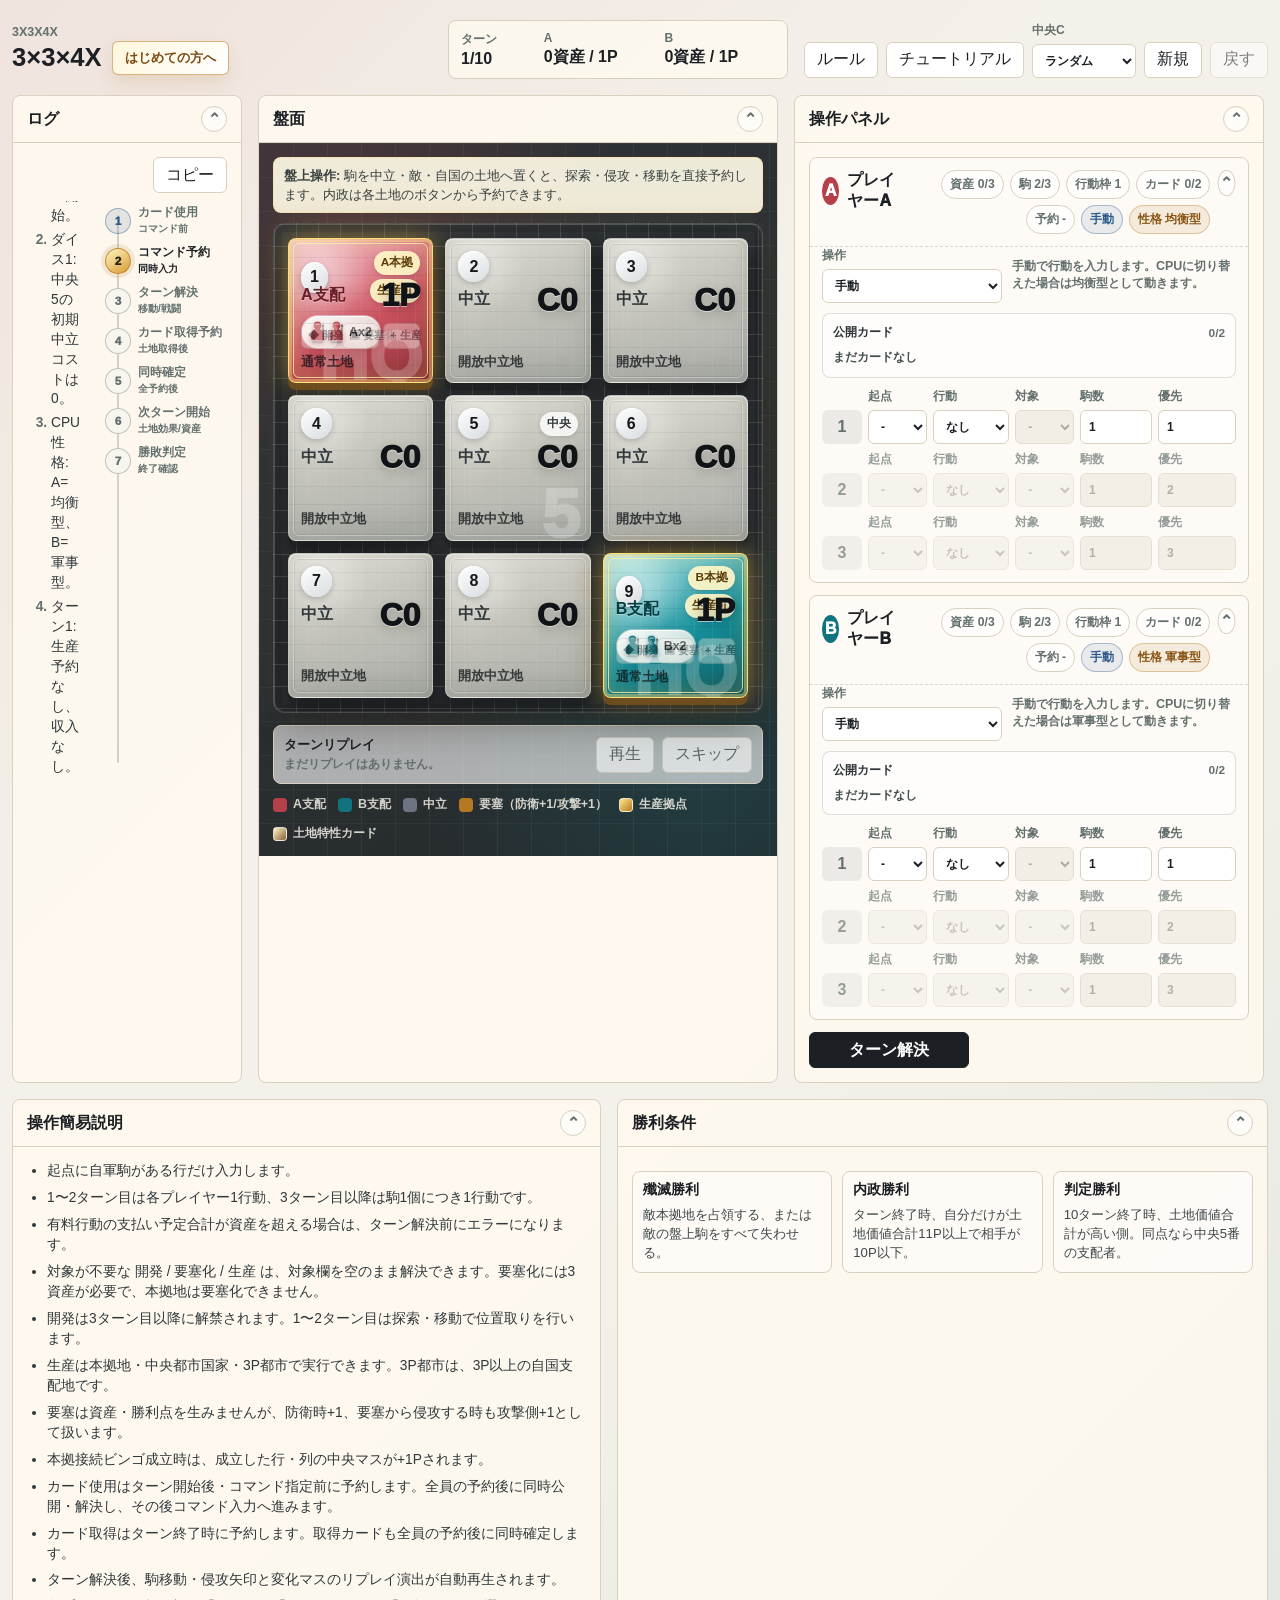
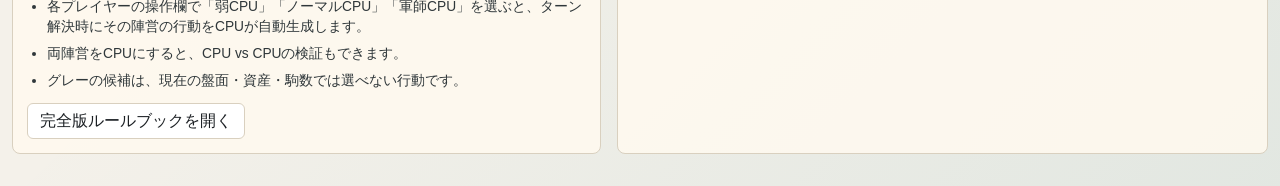
<file: index.html>
<!doctype html>
<html lang="ja">
<head>
  <meta charset="utf-8">
  <meta name="viewport" content="width=device-width, initial-scale=1">
  <title>3x3x4X Core Prototype</title>
  <link rel="stylesheet" href="3x3x4x-core-prototype.css">
</head>
<!-- Google tag (gtag.js) -->
<script async src="https://www.googletagmanager.com/gtag/js?id=G-SP3YJPJKHR"></script>
<script>
  window.dataLayer = window.dataLayer || [];
  function gtag(){dataLayer.push(arguments);}
  gtag('js', new Date());
  gtag('config', 'G-SP3YJPJKHR');
</script>
<body>
  <main class="app-shell">
    <header class="top-bar">
      <div>
        <p class="eyebrow">3x3x4X</p>
        <div class="brand-line">
          <h1>3×3×4X</h1>
          <a class="intro-cta" href="intro.html">はじめての方へ</a>
        </div>
      </div>
      <div class="turn-card" id="turnSummary"></div>
      <div class="top-actions">
        <a class="button-link" href="3x3x4x-rulebook.html" target="_blank" rel="noreferrer">ルール</a>
        <button type="button" id="tutorialButton">チュートリアル</button>
        <label class="field compact">
          <span>中央C</span>
          <select id="centralSeed">
            <option value="random">ランダム</option>
            <option value="0">0</option>
            <option value="1">1</option>
            <option value="2">2</option>
          </select>
        </label>
        <button type="button" id="newGameButton">新規</button>
        <button type="button" id="undoButton">戻す</button>
      </div>
    </header>

    <section class="play-layout">
      <details class="log-panel collapsible-panel" open>
        <summary class="panel-summary">
          <h2>ログ</h2>
        </summary>
        <div class="panel-body log-body">
          <div class="log-tools">
            <button type="button" id="copyLogButton">コピー</button>
          </div>
          <div class="log-track">
            <ol id="logList" class="log-list"></ol>
            <ol id="phaseRail" class="phase-rail" aria-label="ターンステップ"></ol>
          </div>
        </div>
      </details>

      <details class="board-panel collapsible-panel" aria-label="盤面" open>
        <summary class="panel-summary">
          <h2>盤面</h2>
        </summary>
        <div class="panel-body board-body">
          <p class="board-direct-hint"><strong>盤上操作:</strong> 駒を中立・敵・自国の土地へ置くと、探索・侵攻・移動を直接予約します。内政は各土地のボタンから予約できます。</p>
          <div class="board" id="board"></div>
          <div class="replay-strip" aria-label="ターンリプレイ">
            <div class="replay-info">
              <strong>ターンリプレイ</strong>
              <span id="replayStatus">まだリプレイはありません。</span>
            </div>
            <div class="replay-actions">
              <button type="button" id="replayButton" disabled>再生</button>
              <button type="button" id="skipReplayButton" disabled>スキップ</button>
            </div>
          </div>
          <div class="legend">
            <span><i class="legend-chip owner-a"></i>A支配</span>
            <span><i class="legend-chip owner-b"></i>B支配</span>
            <span><i class="legend-chip neutral"></i>中立</span>
            <span><i class="legend-chip fort"></i>要塞（防衛+1/攻撃+1）</span>
            <span><i class="legend-chip production"></i>生産拠点</span>
            <span><i class="legend-chip card"></i>土地特性カード</span>
          </div>
        </div>
      </details>

      <details class="control-panel collapsible-panel" open>
        <summary class="panel-summary">
          <h2>操作パネル</h2>
        </summary>
        <div class="panel-body control-body">
          <div class="players" id="players"></div>
          <div class="resolve-row">
            <button type="button" class="primary" id="resolveButton">ターン解決</button>
            <p id="validationMessage" class="validation"></p>
          </div>
        </div>
      </details>
    </section>

    <section class="reference-panel" aria-label="操作説明と勝利条件">
      <details class="reference-card collapsible-panel" open>
        <summary class="panel-summary">
          <h2>操作簡易説明</h2>
        </summary>
        <div class="panel-body">
          <ul class="quick-list">
            <li>起点に自軍駒がある行だけ入力します。</li>
            <li>1〜2ターン目は各プレイヤー1行動、3ターン目以降は駒1個につき1行動です。</li>
            <li>有料行動の支払い予定合計が資産を超える場合は、ターン解決前にエラーになります。</li>
            <li>対象が不要な 開発 / 要塞化 / 生産 は、対象欄を空のまま解決できます。要塞化には3資産が必要で、本拠地は要塞化できません。</li>
            <li>開発は3ターン目以降に解禁されます。1〜2ターン目は探索・移動で位置取りを行います。</li>
            <li>生産は本拠地・中央都市国家・3P都市で実行できます。3P都市は、3P以上の自国支配地です。</li>
            <li>要塞は資産・勝利点を生みませんが、防衛時+1、要塞から侵攻する時も攻撃側+1として扱います。</li>
            <li>本拠接続ビンゴ成立時は、成立した行・列の中央マスが+1Pされます。</li>
            <li>カード使用はターン開始後・コマンド指定前に予約します。全員の予約後に同時公開・解決し、その後コマンド入力へ進みます。</li>
            <li>カード取得はターン終了時に予約します。取得カードも全員の予約後に同時確定します。</li>
            <li>ターン解決後、駒移動・侵攻矢印と変化マスのリプレイ演出が自動再生されます。</li>
            <li>各プレイヤーの操作欄で「弱CPU」「ノーマルCPU」「軍師CPU」を選ぶと、ターン解決時にその陣営の行動をCPUが自動生成します。</li>
            <li>両陣営をCPUにすると、CPU vs CPUの検証もできます。</li>
            <li>グレーの候補は、現在の盤面・資産・駒数では選べない行動です。</li>
          </ul>
          <p class="manual-link">
            <a class="button-link" href="3x3x4x-rulebook.html" target="_blank" rel="noreferrer">完全版ルールブックを開く</a>
          </p>
        </div>
      </details>

      <details class="reference-card collapsible-panel" open>
        <summary class="panel-summary">
          <h2>勝利条件</h2>
        </summary>
        <div class="panel-body">
          <div class="condition-grid">
            <section>
              <h3>殲滅勝利</h3>
              <p>敵本拠地を占領する、または敵の盤上駒をすべて失わせる。</p>
            </section>
            <section>
              <h3>内政勝利</h3>
              <p>ターン終了時、自分だけが土地価値合計11P以上で相手が10P以下。</p>
            </section>
            <section>
              <h3>判定勝利</h3>
              <p>10ターン終了時、土地価値合計が高い側。同点なら中央5番の支配者。</p>
            </section>
          </div>
        </div>
      </details>
    </section>
  </main>

  <script src="3x3x4x-core-prototype.js"></script>
</body>
</html>
</file>
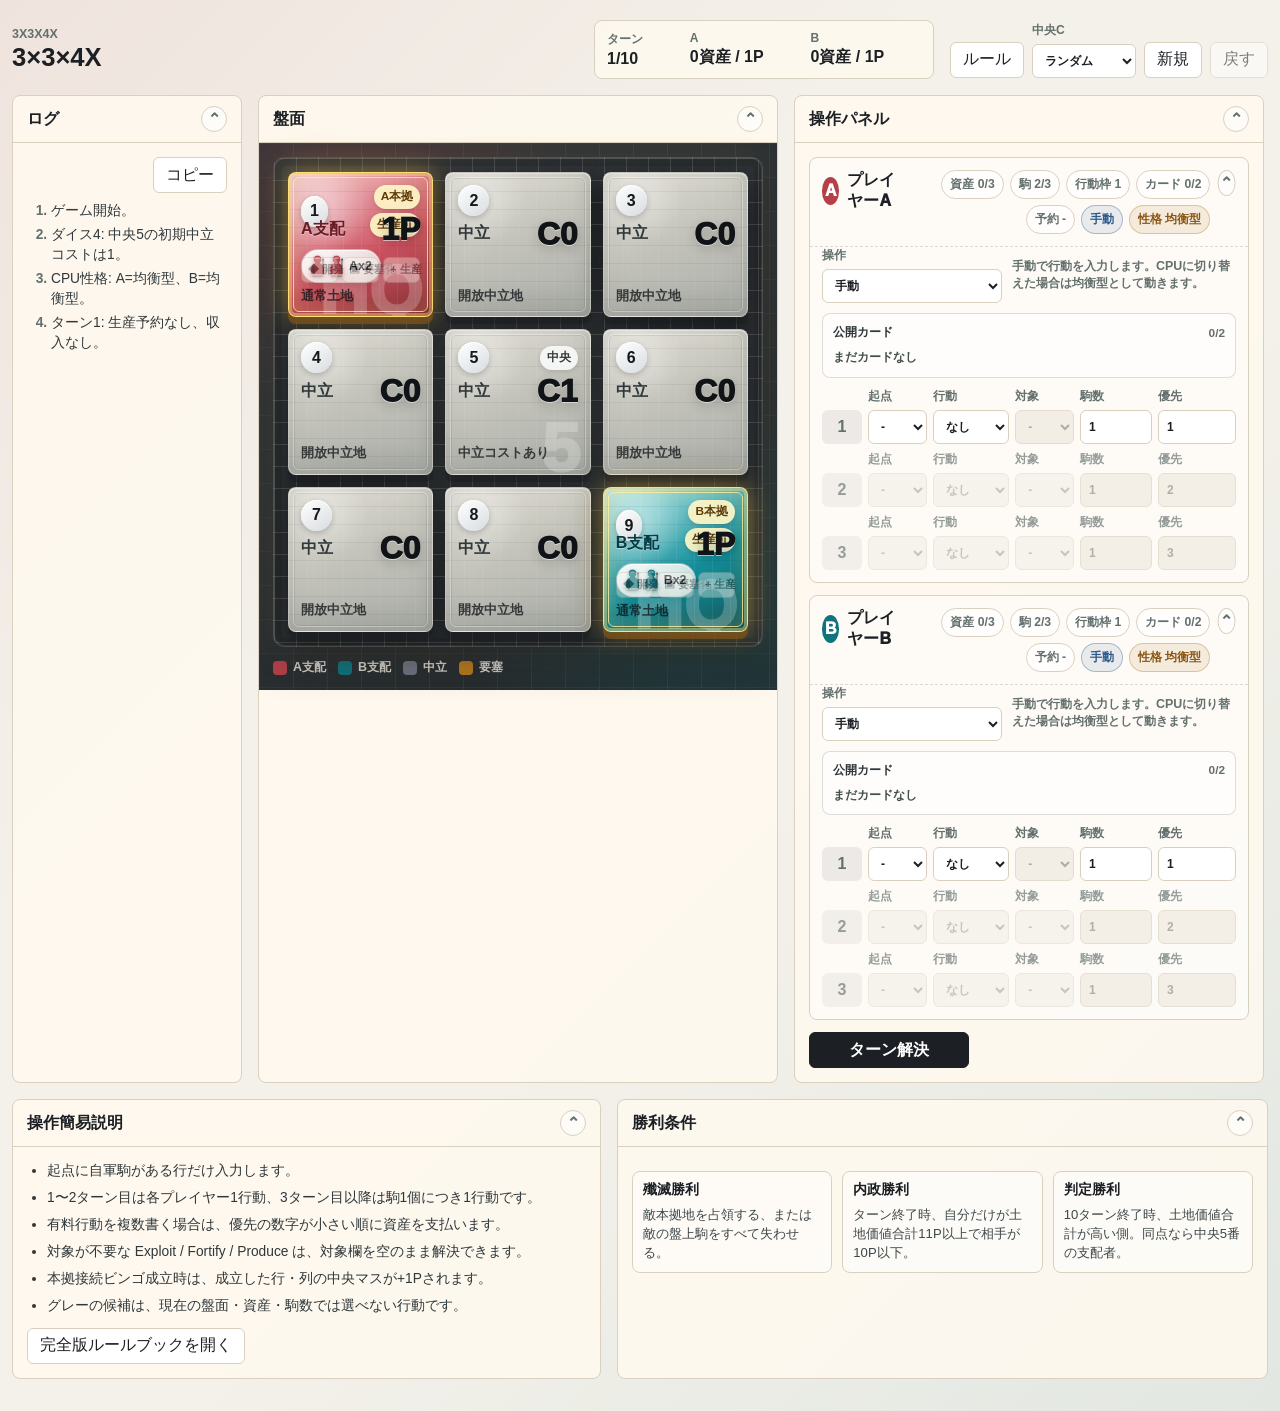
<file: 3x3x4x-core-prototype.html>
<!doctype html>
<html lang="ja">
<head>
  <meta charset="utf-8">
  <meta name="viewport" content="width=device-width, initial-scale=1">
  <title>3x3x4X Core Prototype</title>
  <link rel="stylesheet" href="3x3x4x-core-prototype.css">
</head>
<body>
  <main class="app-shell">
    <header class="top-bar">
      <div>
        <p class="eyebrow">3x3x4X</p>
        <h1>3×3×4X</h1>
      </div>
      <div class="turn-card" id="turnSummary"></div>
      <div class="top-actions">
        <a class="button-link" href="3x3x4x-rulebook.html" target="_blank" rel="noreferrer">ルール</a>
        <label class="field compact">
          <span>中央C</span>
          <select id="centralSeed">
            <option value="random">ランダム</option>
            <option value="0">0</option>
            <option value="1">1</option>
            <option value="2">2</option>
          </select>
        </label>
        <button type="button" id="newGameButton">新規</button>
        <button type="button" id="undoButton">戻す</button>
      </div>
    </header>

    <section class="play-layout">
      <details class="log-panel collapsible-panel" open>
        <summary class="panel-summary">
          <h2>ログ</h2>
        </summary>
        <div class="panel-body log-body">
          <div class="log-tools">
            <button type="button" id="copyLogButton">コピー</button>
          </div>
          <ol id="logList" class="log-list"></ol>
        </div>
      </details>

      <details class="board-panel collapsible-panel" aria-label="盤面" open>
        <summary class="panel-summary">
          <h2>盤面</h2>
        </summary>
        <div class="panel-body board-body">
          <div class="board" id="board"></div>
          <div class="legend">
            <span><i class="legend-chip owner-a"></i>A支配</span>
            <span><i class="legend-chip owner-b"></i>B支配</span>
            <span><i class="legend-chip neutral"></i>中立</span>
            <span><i class="legend-chip fort"></i>要塞</span>
          </div>
        </div>
      </details>

      <details class="control-panel collapsible-panel" open>
        <summary class="panel-summary">
          <h2>操作パネル</h2>
        </summary>
        <div class="panel-body control-body">
          <div class="players" id="players"></div>
          <div class="resolve-row">
            <button type="button" class="primary" id="resolveButton">ターン解決</button>
            <p id="validationMessage" class="validation"></p>
          </div>
        </div>
      </details>
    </section>

    <section class="reference-panel" aria-label="操作説明と勝利条件">
      <details class="reference-card collapsible-panel" open>
        <summary class="panel-summary">
          <h2>操作簡易説明</h2>
        </summary>
        <div class="panel-body">
          <ul class="quick-list">
            <li>起点に自軍駒がある行だけ入力します。</li>
            <li>1〜2ターン目は各プレイヤー1行動、3ターン目以降は駒1個につき1行動です。</li>
            <li>有料行動を複数書く場合は、優先の数字が小さい順に資産を支払います。</li>
            <li>対象が不要な Exploit / Fortify / Produce は、対象欄を空のまま解決できます。</li>
            <li>本拠接続ビンゴ成立時は、成立した行・列の中央マスが+1Pされます。</li>
            <li>グレーの候補は、現在の盤面・資産・駒数では選べない行動です。</li>
          </ul>
          <p class="manual-link">
            <a class="button-link" href="3x3x4x-rulebook.html" target="_blank" rel="noreferrer">完全版ルールブックを開く</a>
          </p>
        </div>
      </details>

      <details class="reference-card collapsible-panel" open>
        <summary class="panel-summary">
          <h2>勝利条件</h2>
        </summary>
        <div class="panel-body">
          <div class="condition-grid">
            <section>
              <h3>殲滅勝利</h3>
              <p>敵本拠地を占領する、または敵の盤上駒をすべて失わせる。</p>
            </section>
            <section>
              <h3>内政勝利</h3>
              <p>ターン終了時、自分だけが土地価値合計11P以上で相手が10P以下。</p>
            </section>
            <section>
              <h3>判定勝利</h3>
              <p>10ターン終了時、土地価値合計が高い側。同点なら中央5番の支配者。</p>
            </section>
          </div>
        </div>
      </details>
    </section>
  </main>

  <script src="3x3x4x-core-prototype.js"></script>
</body>
</html>
</file>
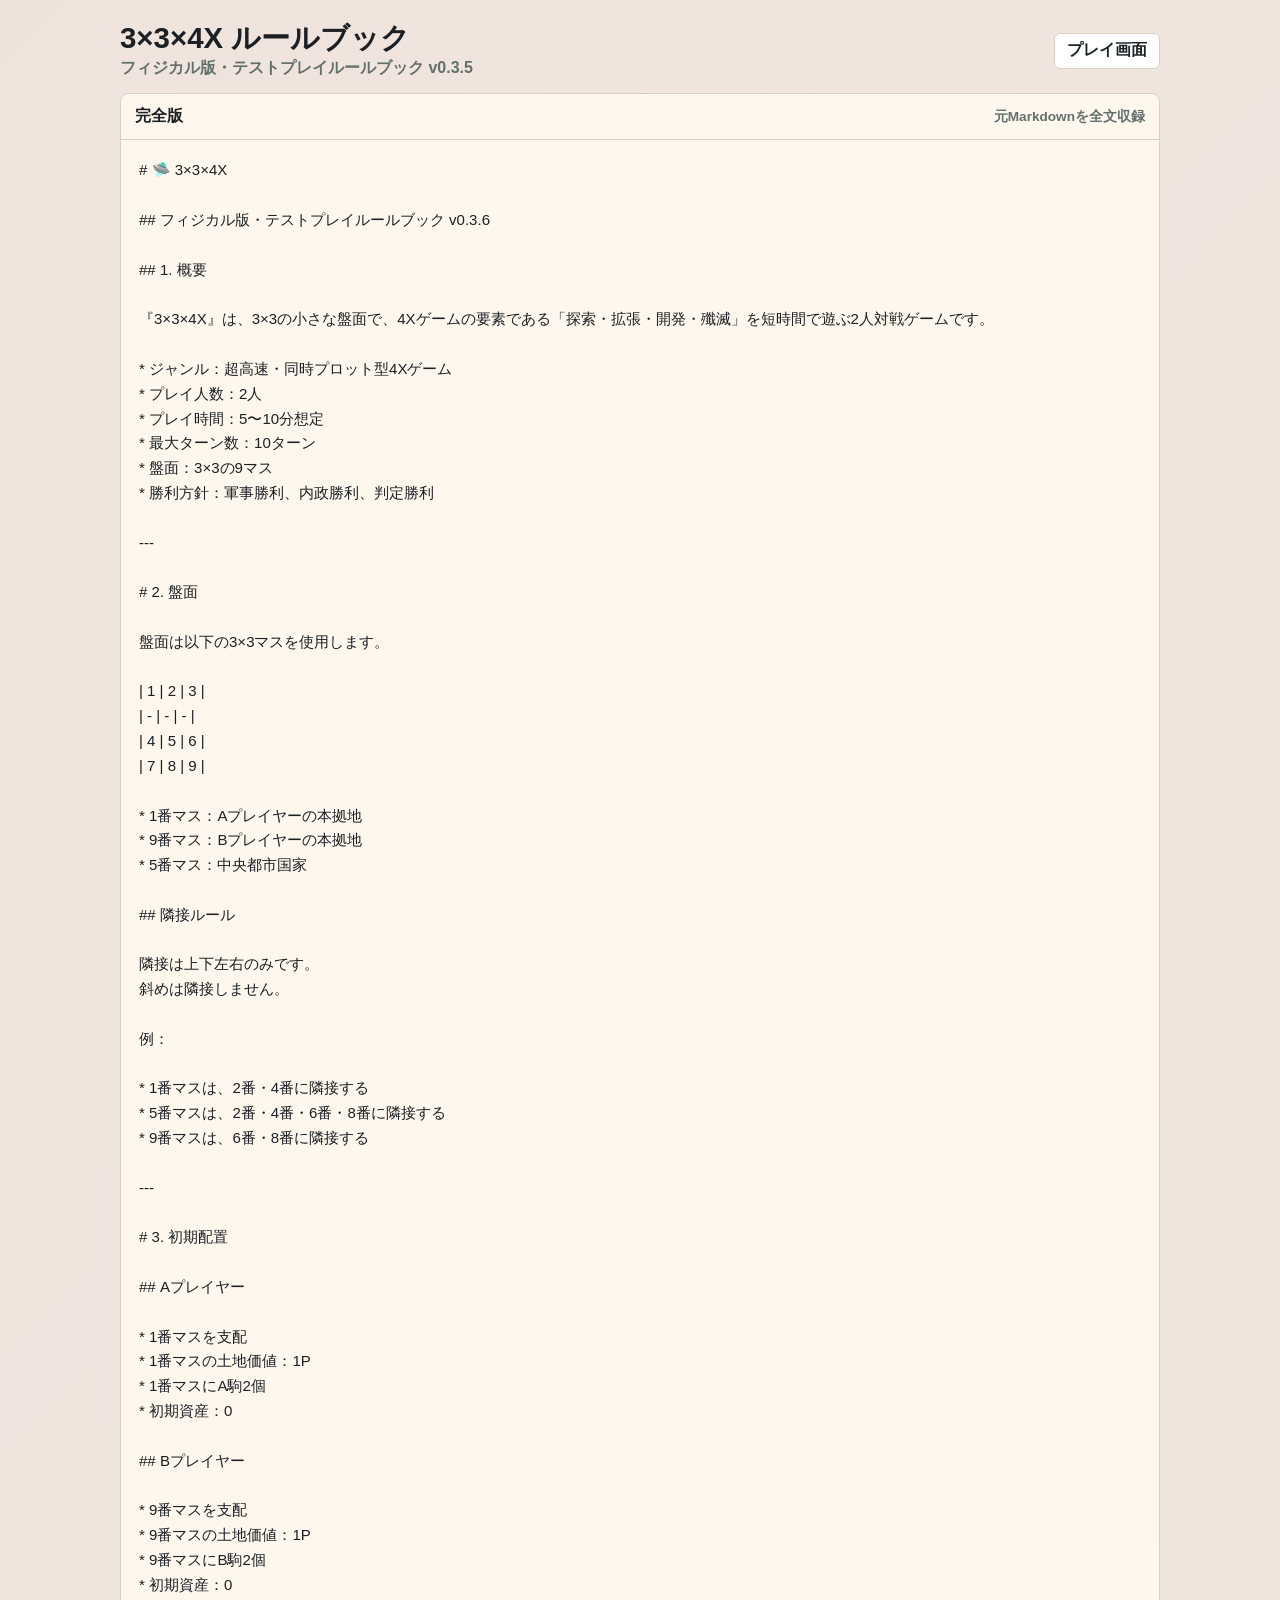
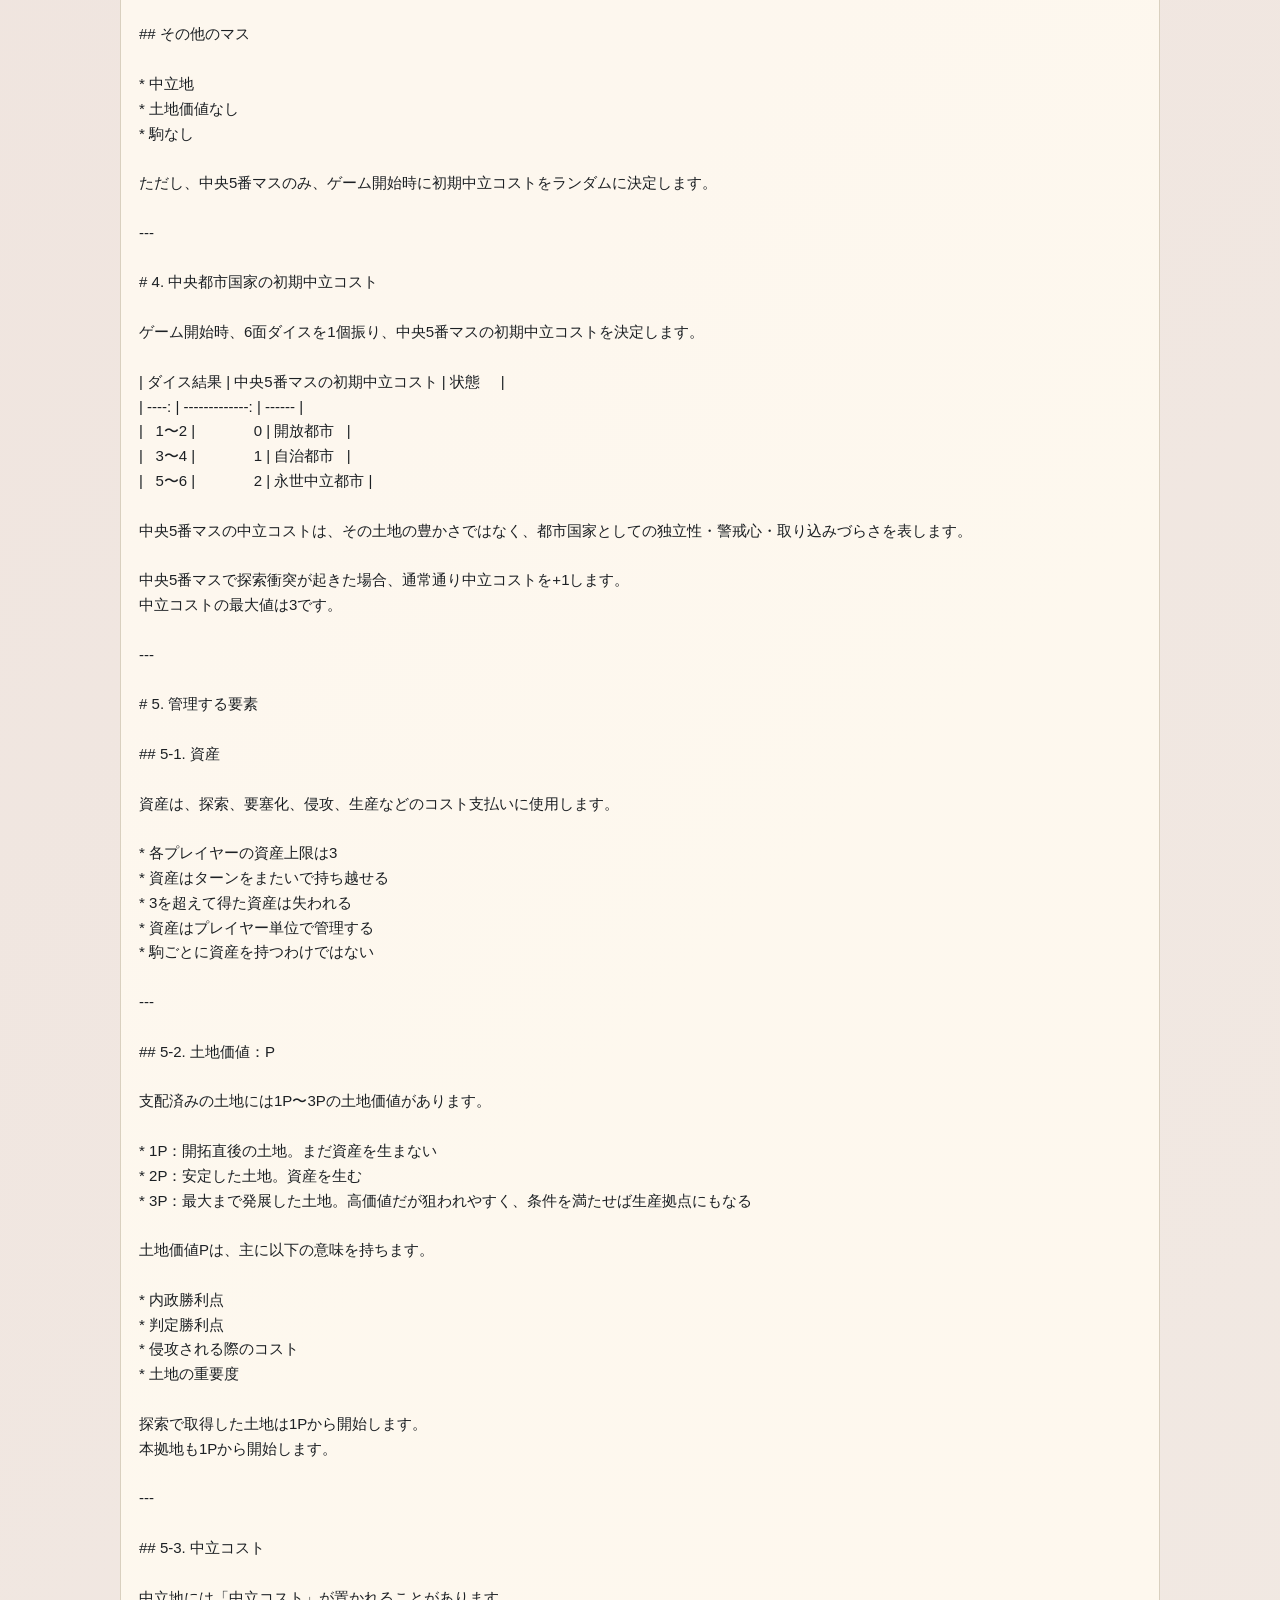
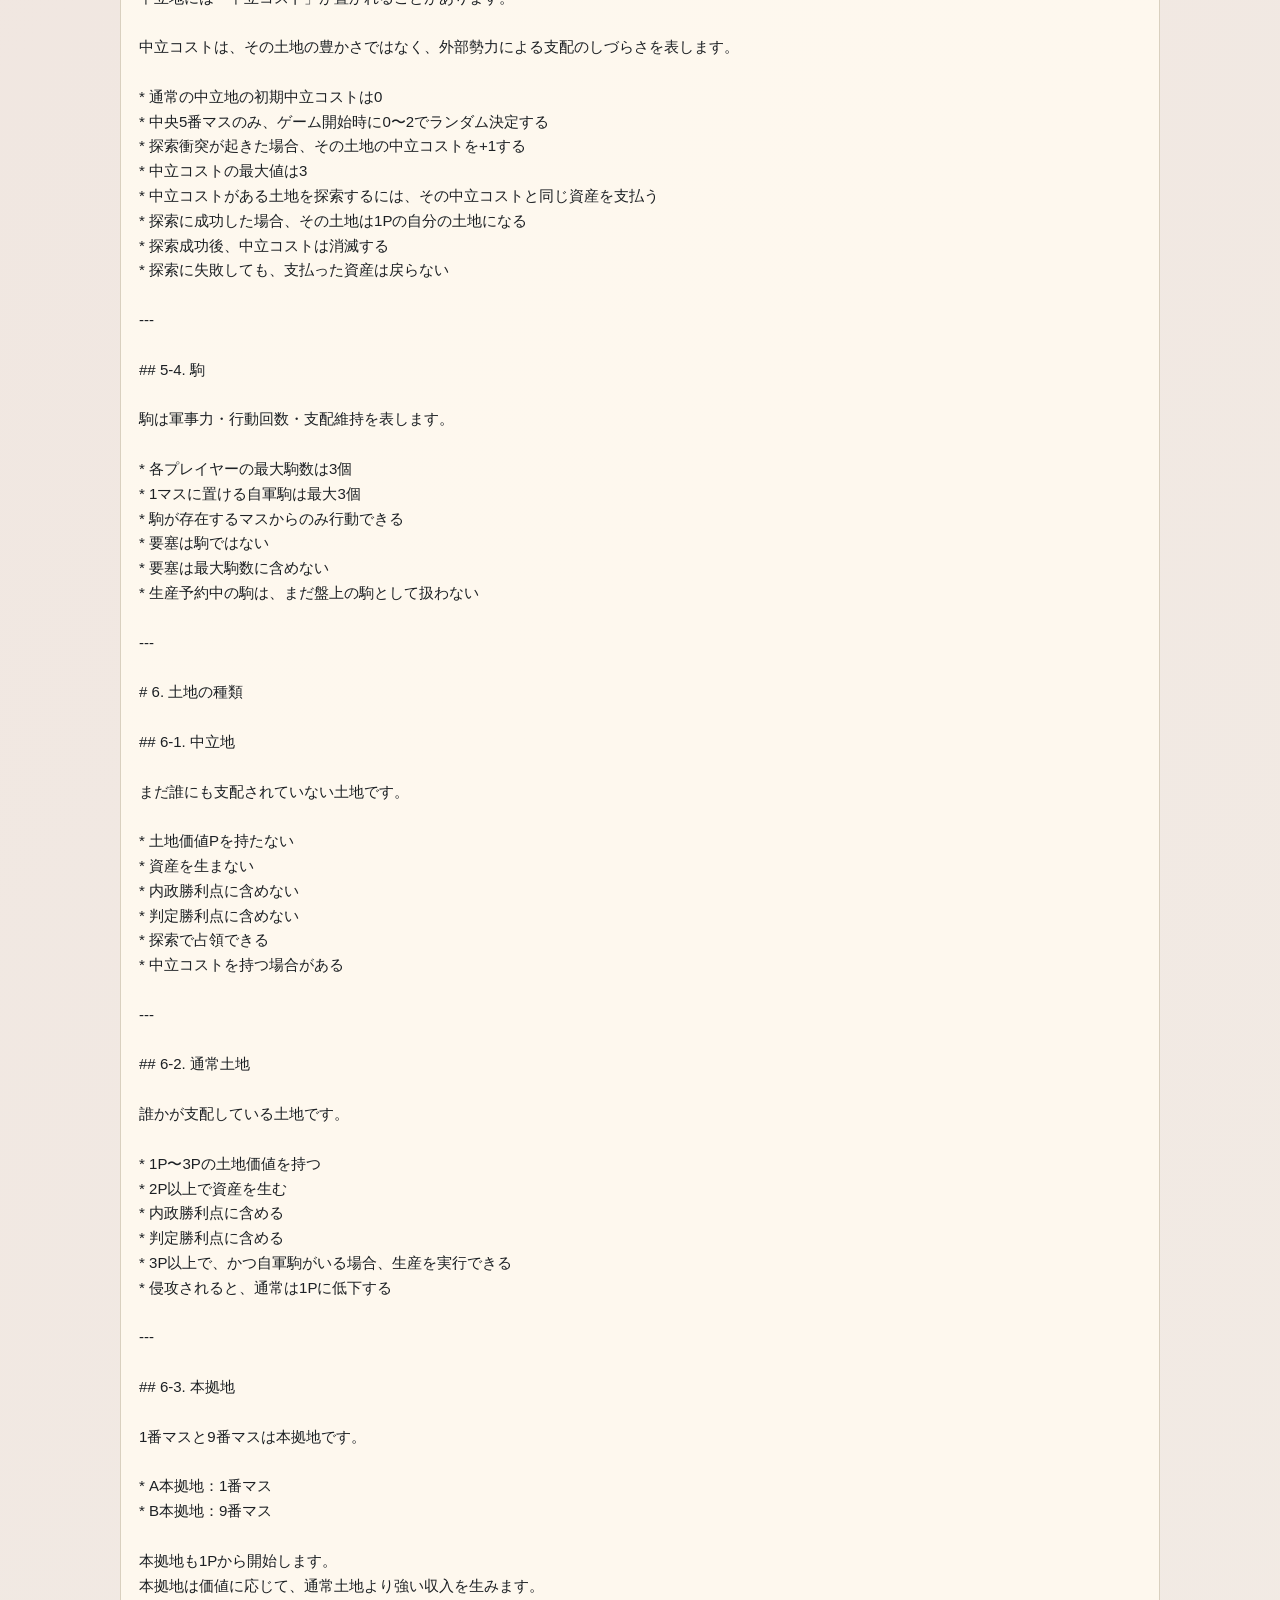
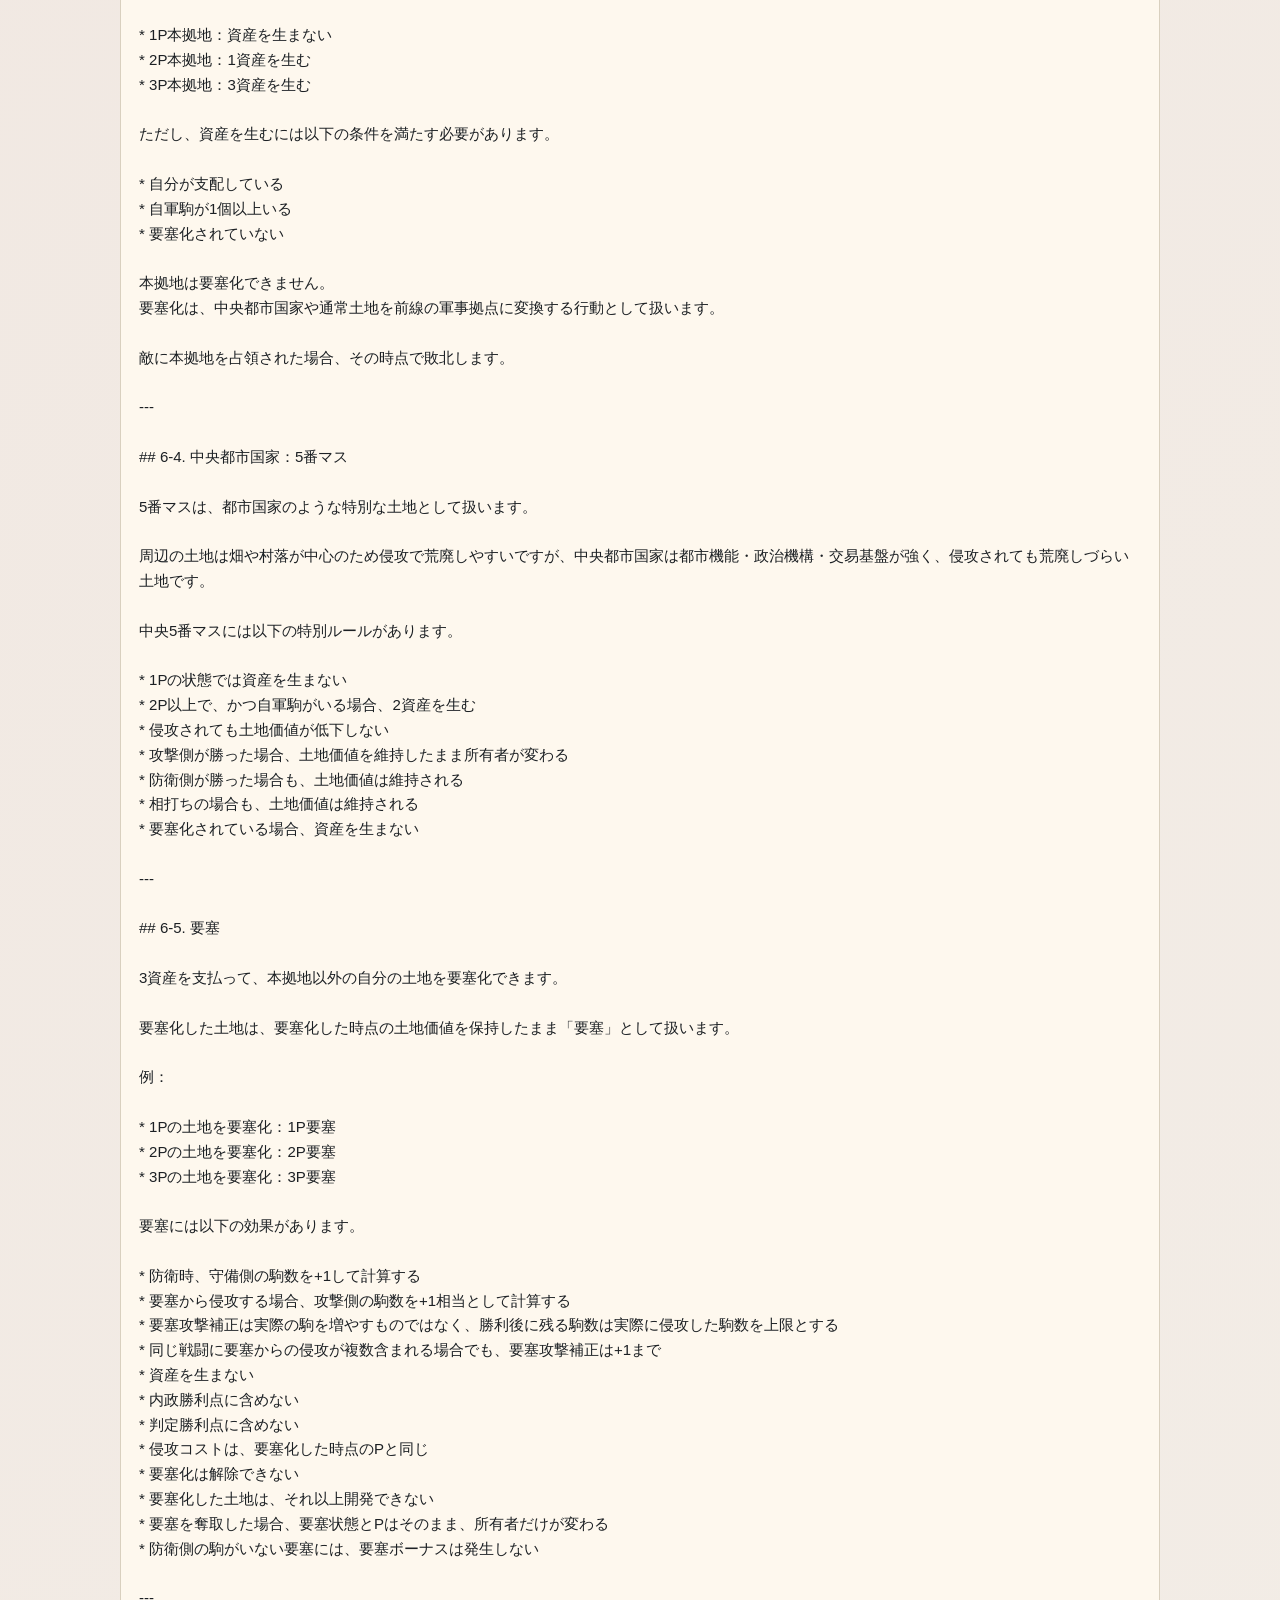
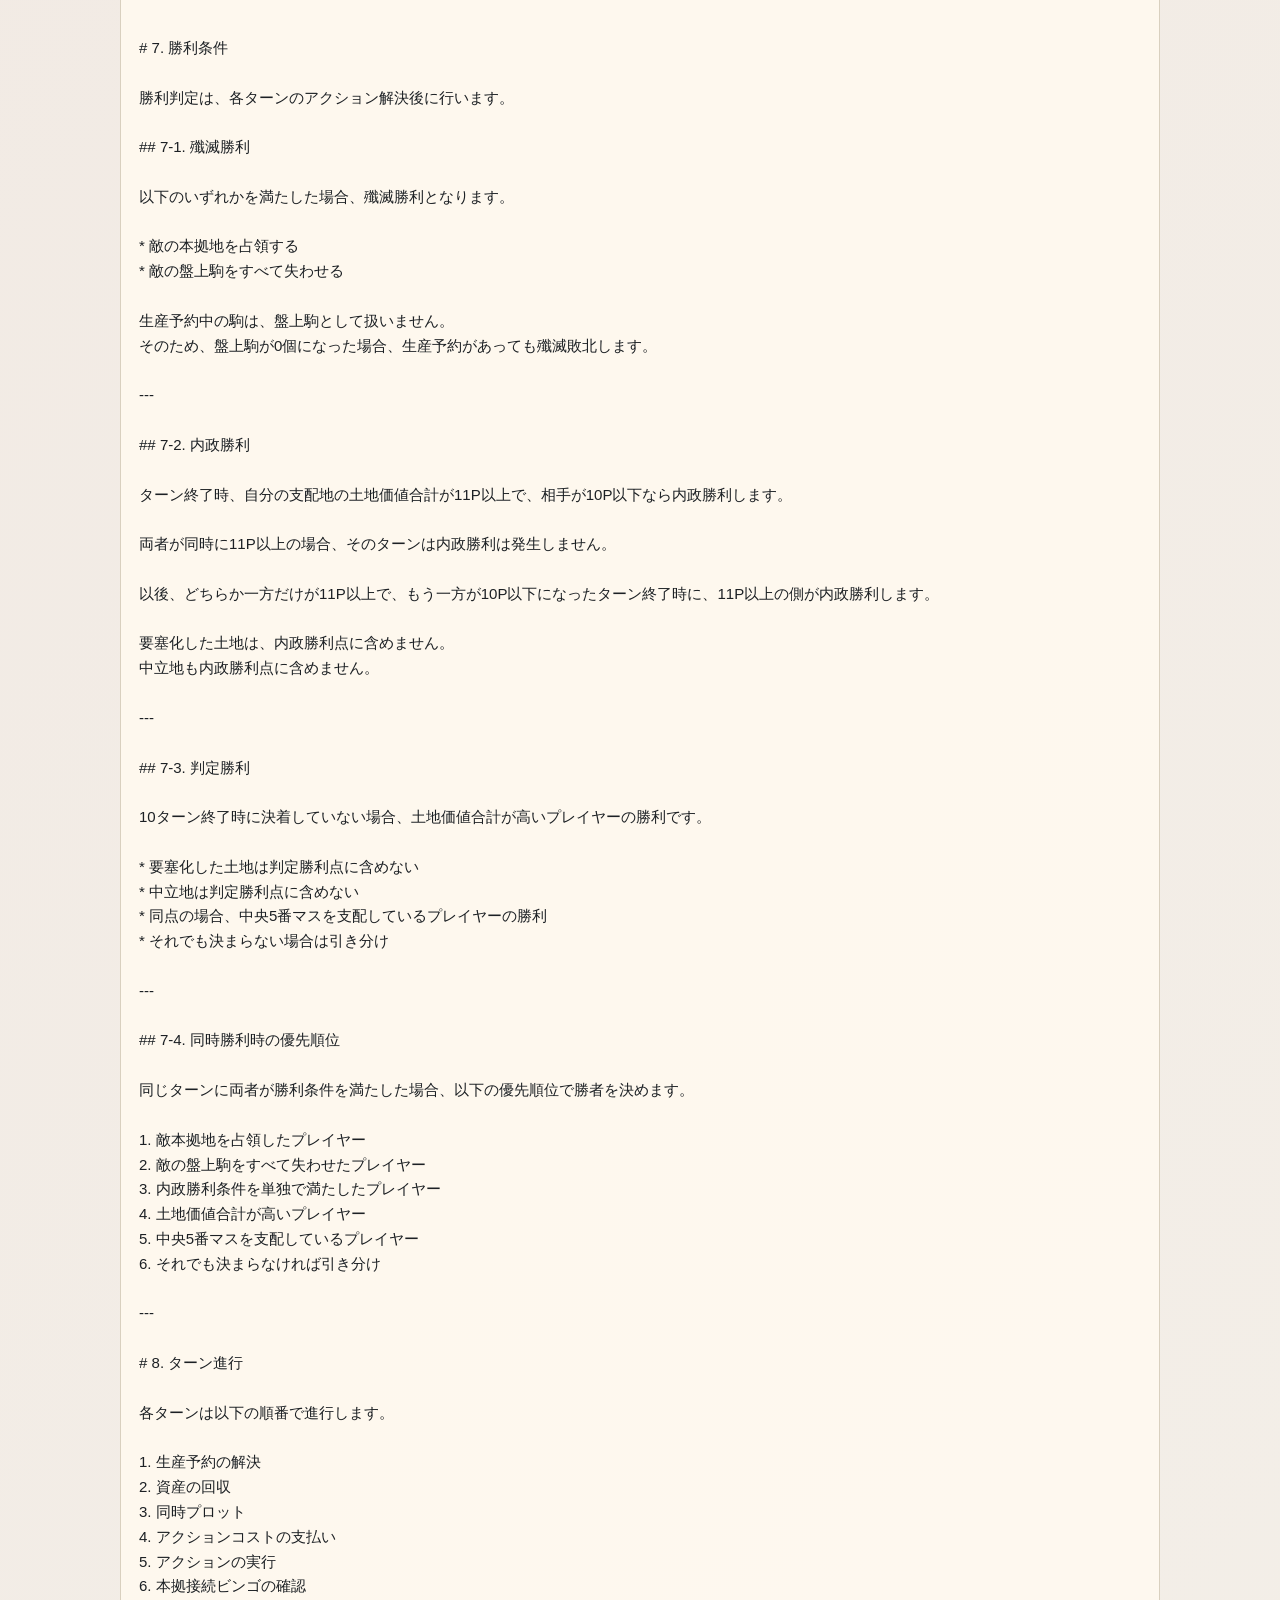
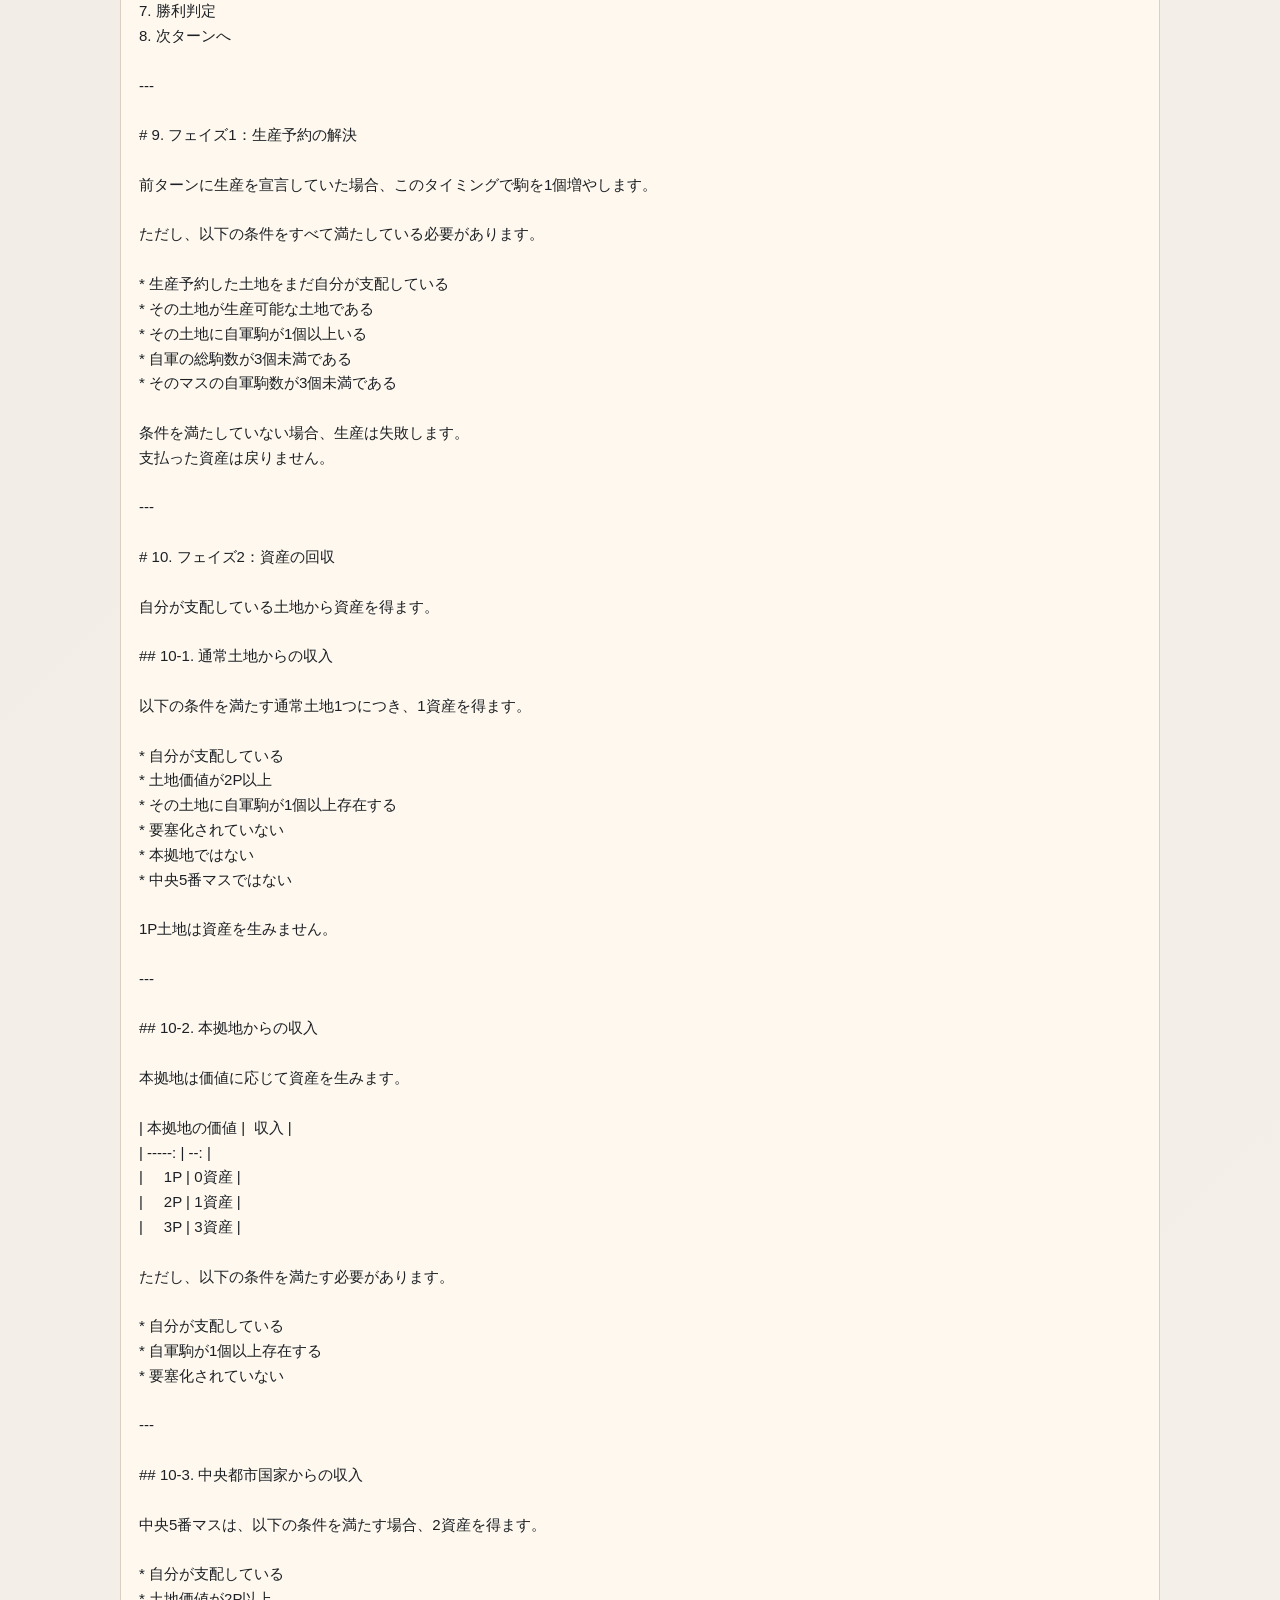
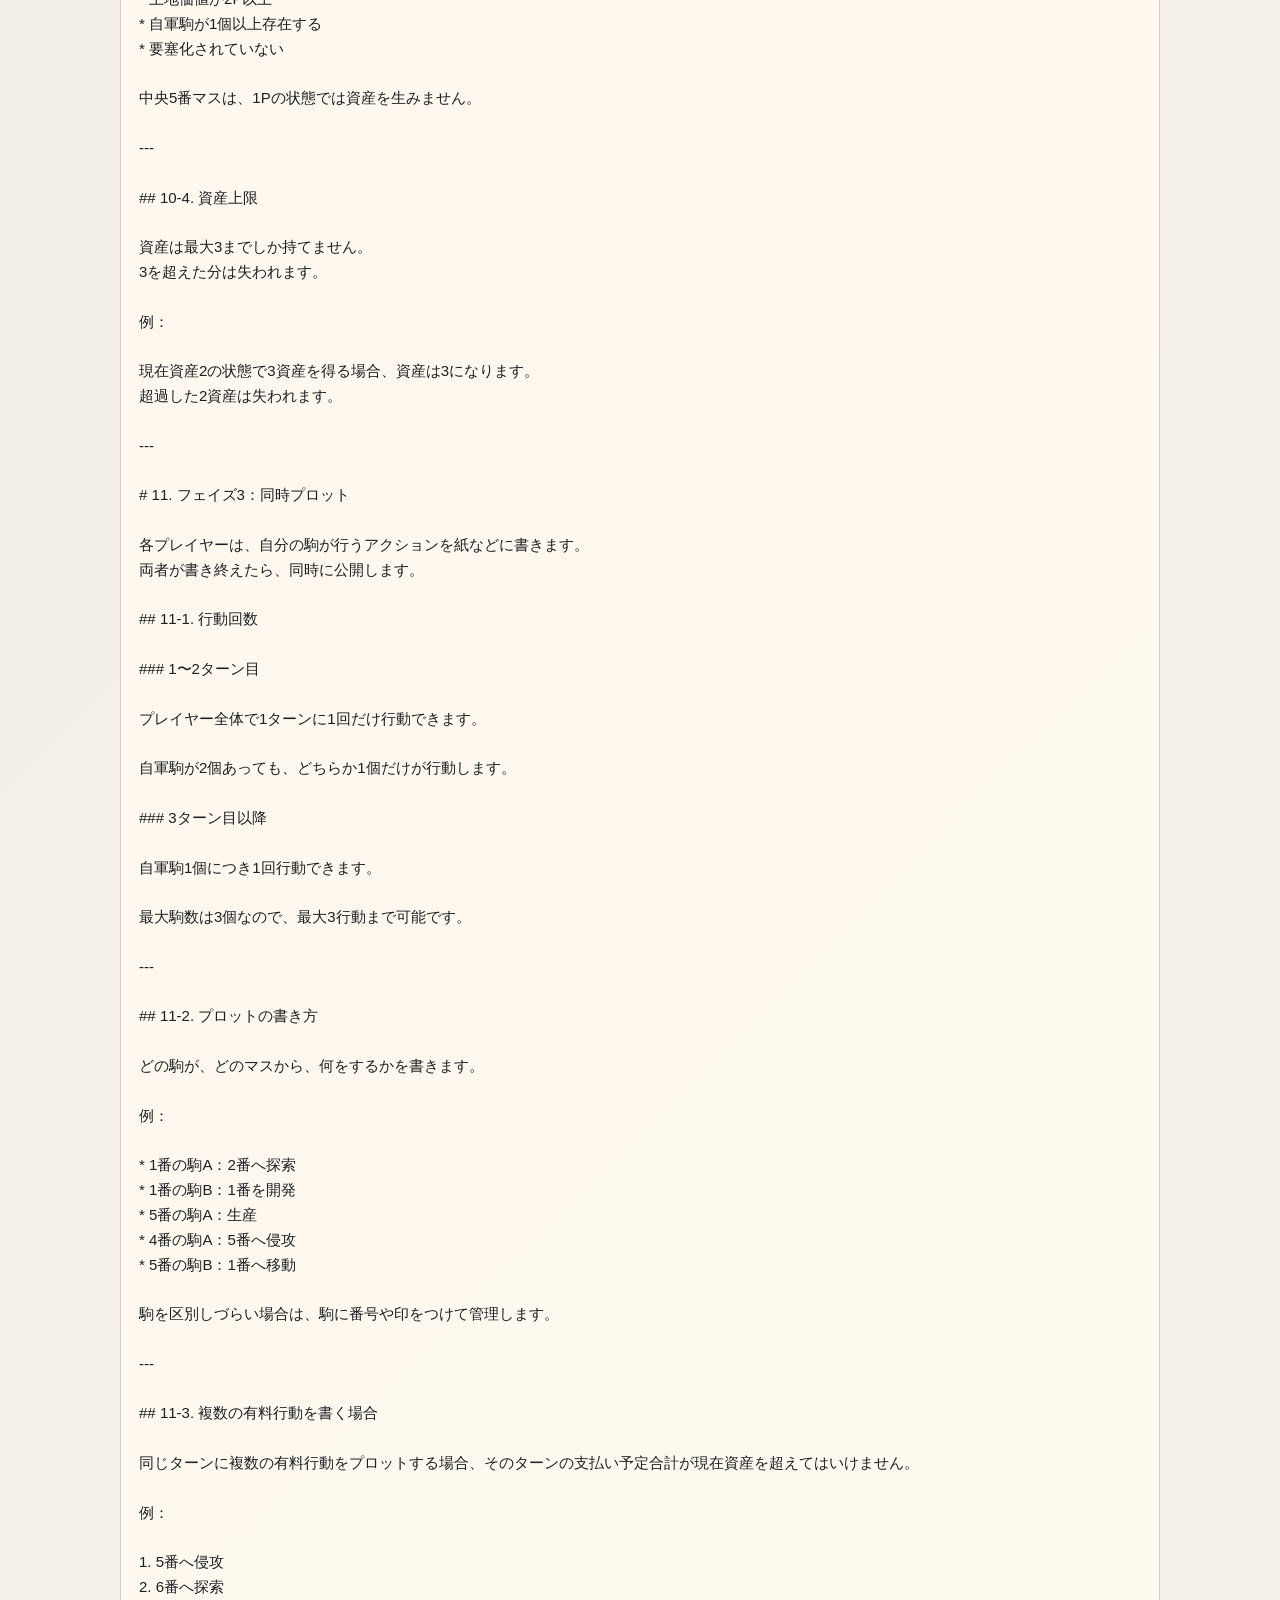
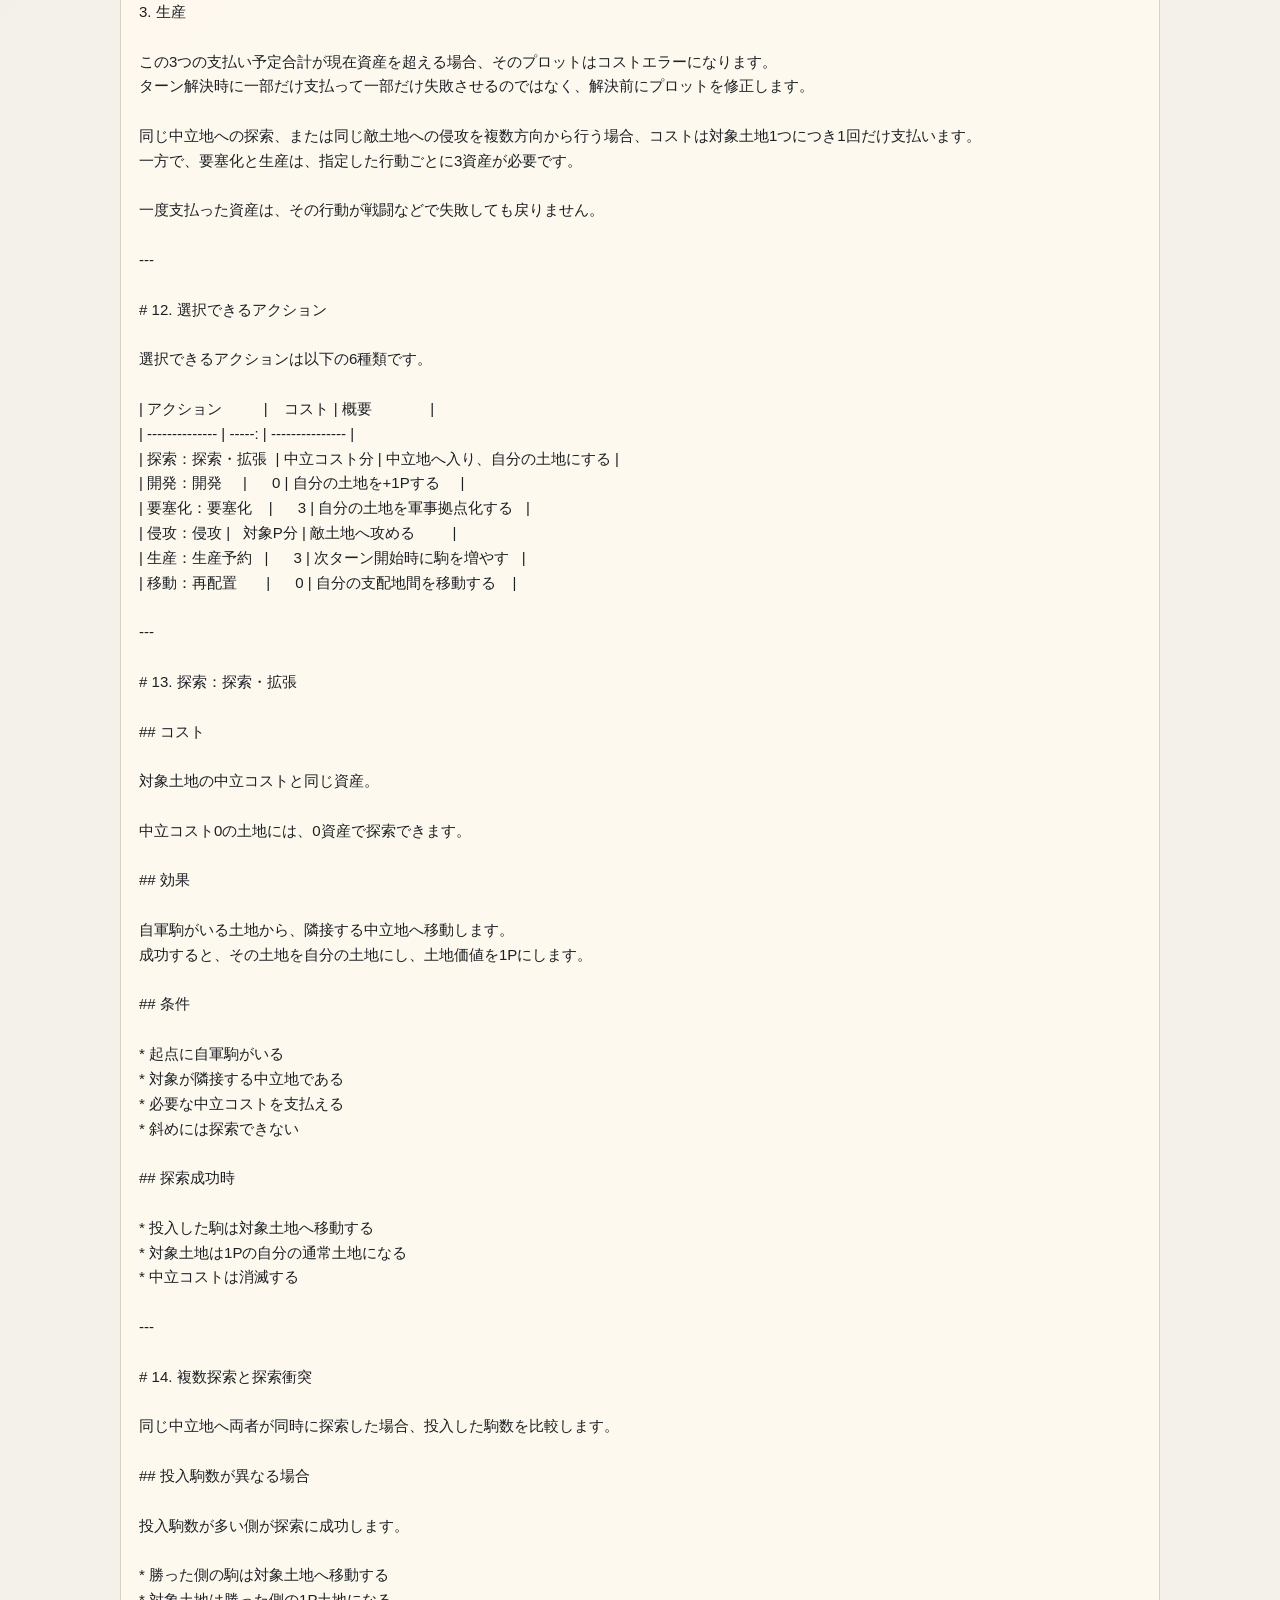
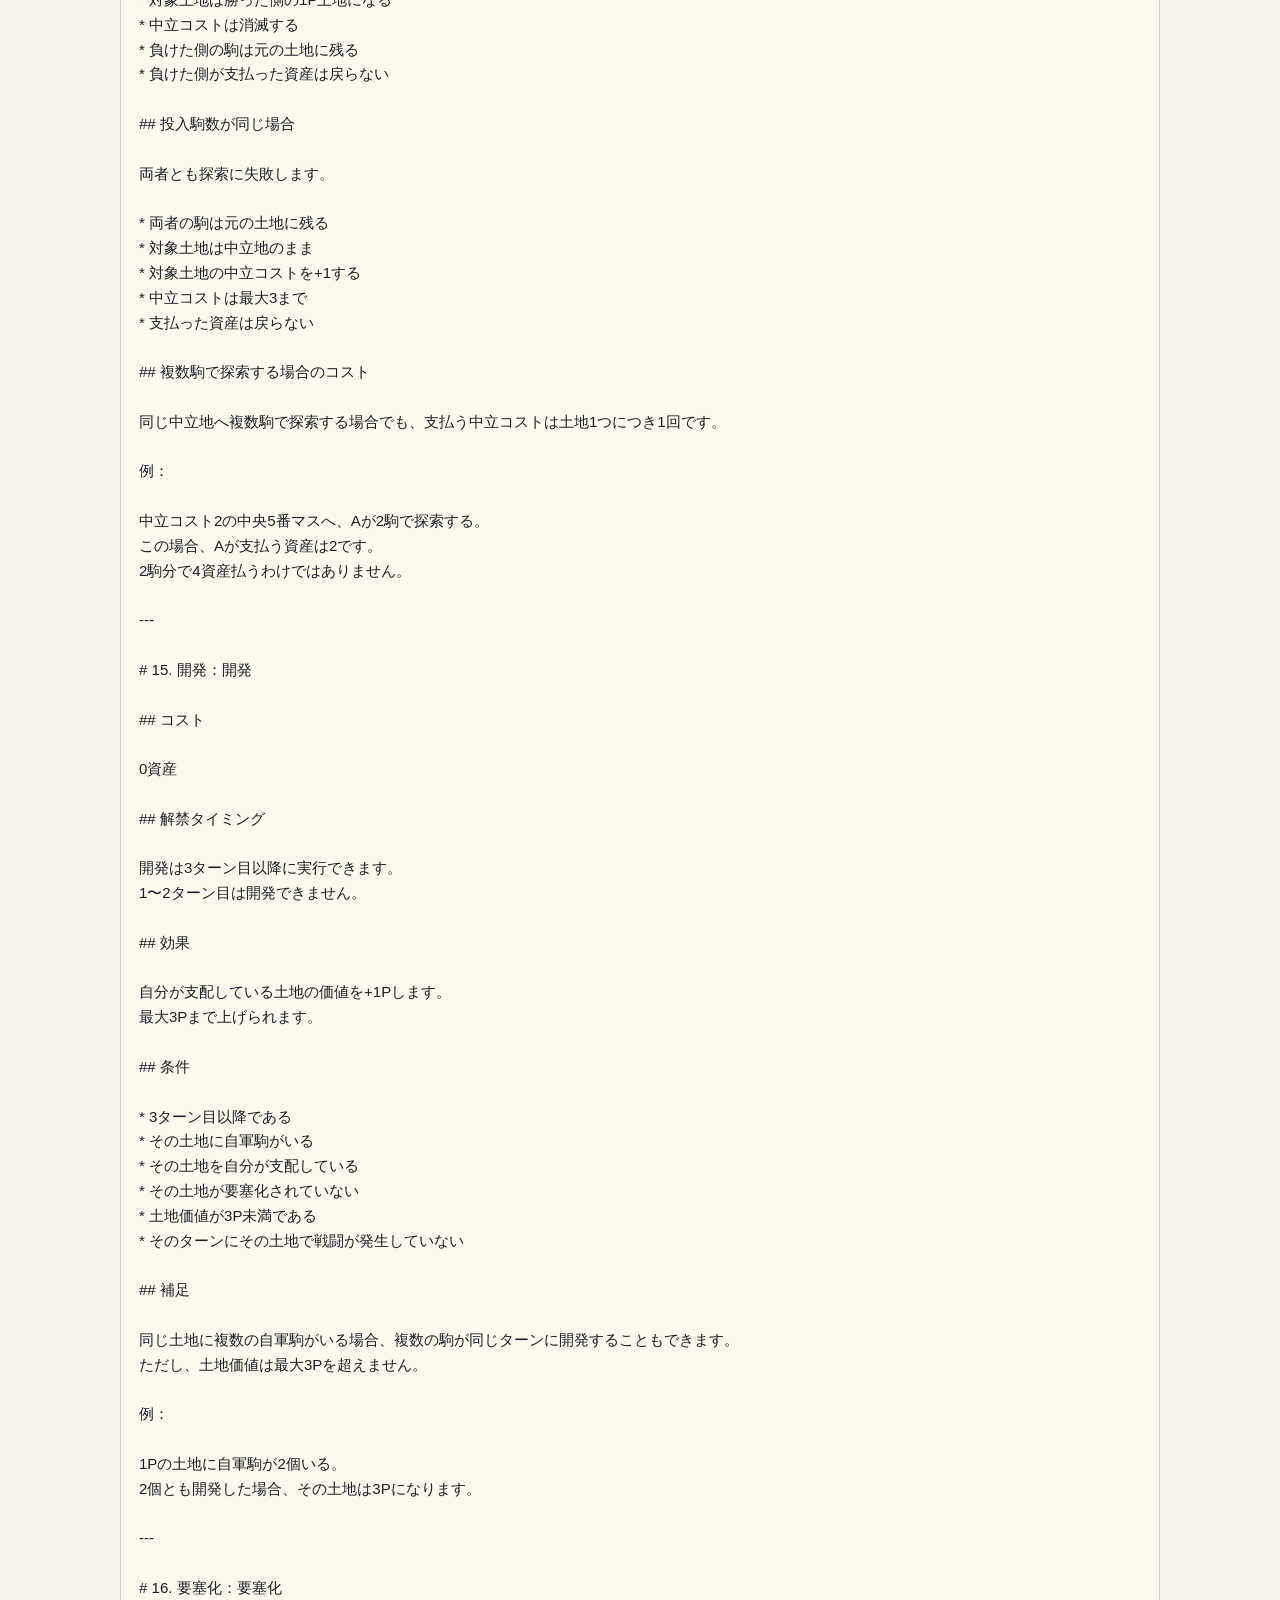
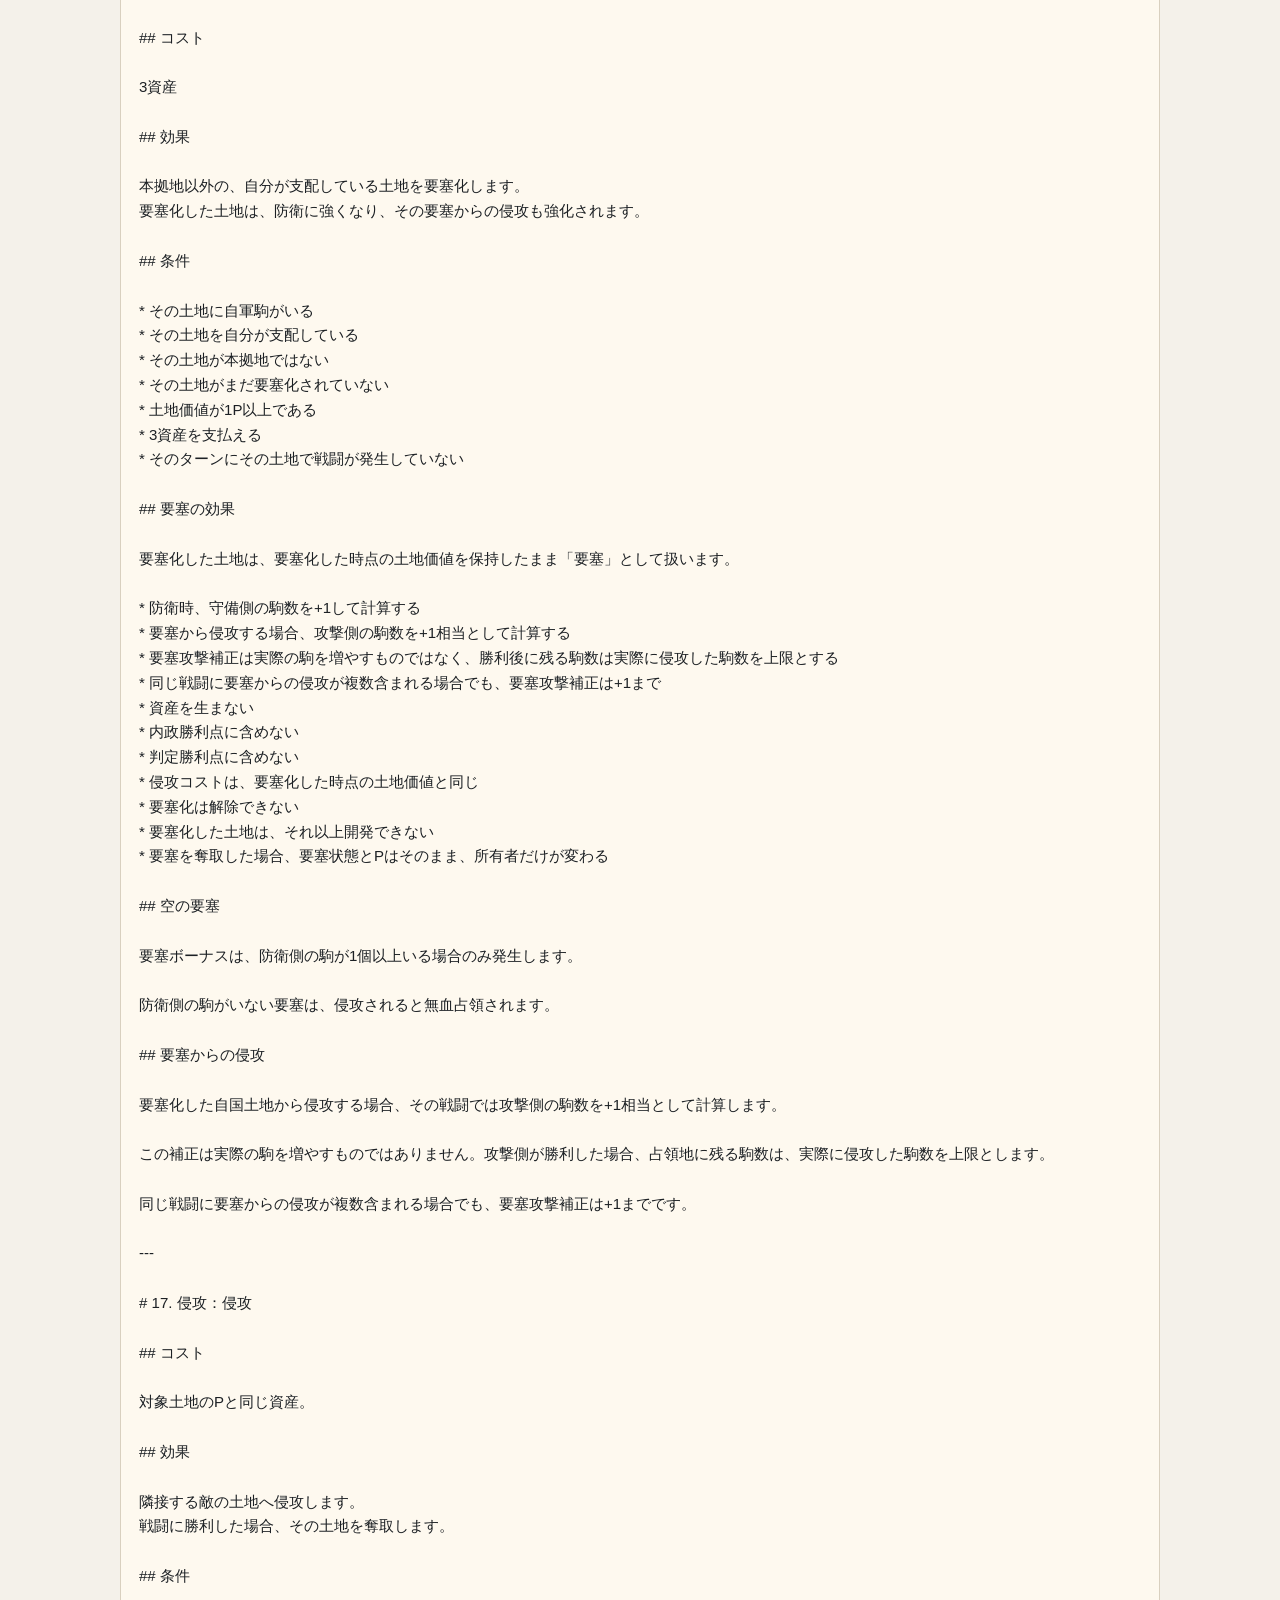
<file: 3x3x4x-rulebook.html>
<!doctype html>
<html lang="ja">
<head>
  <meta charset="utf-8">
  <meta name="viewport" content="width=device-width, initial-scale=1">
  <title>3x3x4X Rulebook</title>
  <style>
    :root {
      --bg: #f4f1ea;
      --ink: #1c2024;
      --muted: #63706d;
      --panel: #fffaf0;
      --line: #d9d0bf;
      --focus: #2d5a8a;
      color-scheme: light;
    }
    * { box-sizing: border-box; }
    body {
      margin: 0;
      background: linear-gradient(135deg, rgba(182, 64, 74, 0.08), transparent 35%), linear-gradient(315deg, rgba(16, 115, 125, 0.08), transparent 42%), var(--bg);
      color: var(--ink);
      font-family: "Segoe UI", "Yu Gothic UI", Meiryo, sans-serif;
    }
    .shell {
      width: min(1040px, calc(100vw - 28px));
      margin: 0 auto;
      padding: 22px 0 36px;
    }
    .top-bar {
      display: flex;
      justify-content: space-between;
      gap: 14px;
      align-items: center;
      margin-bottom: 14px;
    }
    h1 { margin: 0; font-size: clamp(1.5rem, 2.3vw, 2.2rem); line-height: 1.1; }
    .subtitle { margin: 4px 0 0; color: var(--muted); font-weight: 800; }
    .button-link {
      display: inline-grid;
      place-items: center;
      min-height: 36px;
      border: 1px solid var(--line);
      border-radius: 6px;
      background: #ffffff;
      color: var(--ink);
      padding: 0 12px;
      text-decoration: none;
      font-weight: 800;
    }
    .button-link:hover { border-color: var(--focus); }
    .rulebook-card {
      border: 1px solid var(--line);
      border-radius: 8px;
      background: rgba(255, 250, 240, 0.9);
      overflow: hidden;
    }
    .rulebook-head {
      display: flex;
      justify-content: space-between;
      gap: 12px;
      align-items: center;
      border-bottom: 1px solid var(--line);
      padding: 12px 14px;
    }
    .rulebook-head span { color: var(--muted); font-size: 0.85rem; font-weight: 800; }
    .rulebook-body {
      margin: 0;
      padding: 18px;
      white-space: pre-wrap;
      word-break: break-word;
      font-family: "Yu Gothic UI", Meiryo, sans-serif;
      font-size: 0.94rem;
      line-height: 1.65;
    }
    @media (max-width: 640px) {
      .top-bar, .rulebook-head { align-items: stretch; flex-direction: column; }
      .button-link { width: 100%; }
    }
  </style>
</head>
<!-- Google tag (gtag.js) -->
<script async src="https://www.googletagmanager.com/gtag/js?id=G-SP3YJPJKHR"></script>
<script>
  window.dataLayer = window.dataLayer || [];
  function gtag(){dataLayer.push(arguments);}
  gtag('js', new Date());
  gtag('config', 'G-SP3YJPJKHR');
</script>
<body>
  <main class="shell">
    <header class="top-bar">
      <div>
        <h1>3×3×4X ルールブック</h1>
        <p class="subtitle">フィジカル版・テストプレイルールブック v0.3.5</p>
      </div>
      <a class="button-link" href="index.html">プレイ画面</a>
    </header>
    <article class="rulebook-card">
      <div class="rulebook-head">
        <strong>完全版</strong>
        <span>元Markdownを全文収録</span>
      </div>
      <pre id="rulebook" class="rulebook-body"></pre>
    </article>
  </main>
  <script>
    const encodedRulebook = "[base64]/jg7vlkIzmmYLjg5fjg63jg4Pjg4jlnos0WOOCsuODvOODoAoqIOODl+ODrOOCpOS6uuaVsO+8mjLkuroKKiDjg5fjg6zjgqTmmYLplpPvvJo144CcMTDliIbmg7PlrpoKKiDmnIDlpKfjgr/jg7zjg7PmlbDvvJoxMOOCv+ODvOODswoqIOebpOmdou+8mjPDlzPjga4544Oe44K5Ciog5Yud5Yip5pa56Yed77ya6LuN5LqL5Yud5Yip44CB5YaF5pS/5Yud5Yip44CB5Yik5a6a5Yud5YipCgotLS0KCiMgMi4g55uk6Z2iCgrnm6TpnaLjga/ku6XkuIvjga4zw5cz44Oe44K544KS5L2/[base64]/pmqPmjqXjgZfjgb7jgZvjgpPjgIIKCuS+i++8mgoKKiAx55Wq44Oe44K544Gv44CBMueVquODuzTnlarjgavpmqPmjqXjgZnjgosKKiA155Wq44Oe44K544Gv44CBMueVquODuzTnlarjg7s255Wq44O7OOeVquOBq+mao+aOpeOBmeOCiwoqIDnnlarjg57jgrnjga/[base64]/jgorjgIHkuK3lpK4155Wq44Oe44K544Gu5Yid5pyf5Lit56uL44Kz44K544OI44KS5rG65a6a44GX44G+44GZ44CCCgp8IOODgOOCpOOCuee1kOaenCB8IOS4reWkrjXnlarjg57jgrnjga7liJ3mnJ/[base64]/[base64]/[base64]/lnLDkvqHlgKTjgYzjgYLjgorjgb7jgZnjgIIKCiogMVDvvJrplovmi5Pnm7Tlvozjga7lnJ/lnLDjgILjgb7jgaDos4fnlKPjgpLnlJ/[base64]/[base64]/44CB44Ky44O844Og6ZaL5aeL5pmC44GrMOOAnDLjgafjg6njg7Pjg4Djg6DmsbrlrprjgZnjgosKKiDmjqLntKLooZ3nqoHjgYzotbfjgY3jgZ/loLTlkIjjgIHjgZ3jga7lnJ/lnLDjga7kuK3nq4vjgrPjgrnjg4jjgpIrMeOBmeOCiwoqIOS4reeri+OCs+OCueODiOOBruacgOWkp+WApOOBrzMKKiDkuK3nq4vjgrPjgrnjg4jjgYzjgYLjgovlnJ/lnLDjgpLmjqLntKLjgZnjgovjgavjga/jgIHjgZ3jga7kuK3nq4vjgrPjgrnjg4jjgajlkIzjgZjos4fnlKPjgpLmlK/miZXjgYYKKiDmjqLntKLjgavmiJDlip/jgZfjgZ/loLTlkIjjgIHjgZ3jga7lnJ/[base64]/lnLDkvqHlgKRQ44KS5oyB44Gf44Gq44GECiog6LOH55Sj44KS55Sf44G+44Gq44GECiog5YaF5pS/[base64]/phY3jgZfjgabjgYTjgovlnJ/lnLDjgafjgZnjgIIKCiogMVDjgJwzUOOBruWcn+WcsOS+oeWApOOCkuaMgeOBpAoqIDJQ5Lul5LiK44Gn6LOH55Sj44KS55Sf44KACiog5YaF5pS/5Yud5Yip54K544Gr5ZCr44KB44KLCiog5Yik5a6a5Yud5Yip54K544Gr5ZCr44KB44KLCiogM1Dku6XkuIrjgafjgIHjgYvjgaToh6rou43pp5LjgYzjgYTjgovloLTlkIjjgIHnlJ/nlKPjgpLlrp/ooYzjgafjgY3jgosKKiDkvrXmlLvjgZXjgozjgovjgajjgIHpgJrluLjjga8xUOOBq+S9juS4i+OBmeOCiwoKLS0tCgojIyA2LTMuIOacrOaLoOWcsAoKMeeVquODnuOCueOBqDnnlarjg57jgrnjga/[base64]/44G+44GZ44CCCgoqIDFQ5pys5oug5Zyw77ya6LOH55Sj44KS55Sf44G+44Gq44GECiogMlDmnKzmi6DlnLDvvJox6LOH55Sj44KS55Sf44KACiogM1DmnKzmi6DlnLDvvJoz6LOH55Sj44KS55Sf44KACgrjgZ/jgaDjgZfjgIHos4fnlKPjgpLnlJ/jgoDjgavjga/ku6XkuIvjga7mnaHku7bjgpLmuoDjgZ/[base64]/[base64]/lnJ/lnLDjga/jgIHopoHloZ7ljJbjgZfjgZ/mmYLngrnjga7lnJ/lnLDkvqHlgKTjgpLkv53mjIHjgZfjgZ/jgb7jgb7jgIzopoHloZ7jgI3jgajjgZfjgabmibHjgYTjgb7jgZnjgIIKCuS+i++8mgoKKiAxUOOBruWcn+WcsOOCkuimgeWhnuWMlu+8mjFQ6KaB5aGeCiogMlDjga7lnJ/[base64]/jgb7jgarjgYQKKiDlhoXmlL/li53liKnngrnjgavlkKvjgoHjgarjgYQKKiDliKTlrprli53liKnngrnjgavlkKvjgoHjgarjgYQKKiDkvrXmlLvjgrPjgrnjg4jjga/jgIHopoHloZ7ljJbjgZfjgZ/[base64]/[base64]/loLTlkIjjgIHnlJ/nlKPkuojntITjgYzjgYLjgaPjgabjgoLmrrLmu4XmlZfljJfjgZfjgb7jgZnjgIIKCi0tLQoKIyMgNy0yLiDlhoXmlL/[base64]/44O844Oz44Gv5YaF5pS/5Yud5Yip44Gv55m655Sf44GX44G+44Gb44KT44CCCgrku6XlvozjgIHjganjgaHjgonjgYvkuIDmlrnjgaDjgZHjgYwxMVDku6XkuIrjgafjgIHjgoLjgYbkuIDmlrnjgYwxMFDku6XkuIvjgavjgarjgaPjgZ/jgr/jg7zjg7PntYLkuobmmYLjgavjgIExMVDku6XkuIrjga7lgbTjgYzlhoXmlL/li53liKnjgZfjgb7jgZnjgIIKCuimgeWhnuWMluOBl+OBn+Wcn+WcsOOBr+OAgeWGheaUv+WLneWIqeeCueOBq+WQq+OCgeOBvuOBm+OCk+OAggrkuK3nq4vlnLDjgoLlhoXmlL/li53liKnngrnjgavlkKvjgoHjgb7jgZvjgpPjgIIKCi0tLQoKIyMgNy0zLiDliKTlrprli53liKkKCjEw44K/[base64]/phY3jgZfjgabjgYTjgovjg5fjg6zjgqTjg6Tjg7zjga7li53liKkKKiDjgZ3jgozjgafjgoLmsbrjgb7jgonjgarjgYTloLTlkIjjga/[base64]/li53liKnmnaHku7bjgpLljZjni6zjgafmuoDjgZ/jgZfjgZ/jg5fjg6zjgqTjg6Tjg7wKNC4g5Zyf5Zyw5L6h5YCk5ZCI6KiI44GM6auY44GE44OX44Os44Kk44Ok44O8CjUuIOS4reWkrjXnlarjg57jgrnjgpLmlK/phY3jgZfjgabjgYTjgovjg5fjg6zjgqTjg6Tjg7wKNi4g44Gd44KM44Gn44KC5rG644G+44KJ44Gq44GR44KM44Gw5byV44GN5YiG44GRCgotLS0KCiMgOC4g44K/44O844Oz6YCy6KGMCgrlkITjgr/jg7zjg7Pjga/[base64]/jgrfjg6fjg7Pjga7lrp/ooYwKNi4g5pys5oug5o6l57aa44OT44Oz44K044Gu56K66KqNCjcuIOWLneWIqeWIpOWumgo4LiDmrKHjgr/jg7zjg7PjgbgKCi0tLQoKIyA5LiDjg5XjgqfjgqTjgrox77ya55Sf55Sj5LqI57SE44Gu6Kej5rG6CgrliY3jgr/jg7zjg7PjgavnlJ/nlKPjgpLlrqPoqIDjgZfjgabjgYTjgZ/loLTlkIjjgIHjgZPjga7jgr/jgqTjg5/jg7PjgrDjgafpp5LjgpIx5YCL5aKX44KE44GX44G+44GZ44CCCgrjgZ/jgaDjgZfjgIHku6XkuIvjga7mnaHku7bjgpLjgZnjgbnjgabmuoDjgZ/[base64]/jgZfjgabjgYTjgarjgYTloLTlkIjjgIHnlJ/nlKPjga/[base64]/jgZnpgJrluLjlnJ/lnLAx44Gk44Gr44Gk44GN44CBMeizh+eUo+OCkuW+l+OBvuOBmeOAggoKKiDoh6rliIbjgYzmlK/phY3jgZfjgabjgYTjgosKKiDlnJ/lnLDkvqHlgKTjgYwyUOS7peS4igoqIOOBneOBruWcn+WcsOOBq+iHqui7jemnkuOBjDHlgIvku6XkuIrlrZjlnKjjgZnjgosKKiDopoHloZ7ljJbjgZXjgozjgabjgYTjgarjgYQKKiDmnKzmi6DlnLDjgafjga/jgarjgYQKKiDkuK3lpK4155Wq44Oe44K544Gn44Gv44Gq44GECgoxUOWcn+WcsOOBr+izh+eUo+OCkueUn+OBv+OBvuOBm+OCk+OAggoKLS0tCgojIyAxMC0yLiDmnKzmi6DlnLDjgYvjgonjga7lj47lhaUKCuacrOaLoOWcsOOBr+S+oeWApOOBq+W/[base64]/phY3jgZfjgabjgYTjgosKKiDlnJ/lnLDkvqHlgKTjgYwyUOS7peS4igoqIOiHqui7jemnkuOBjDHlgIvku6XkuIrlrZjlnKjjgZnjgosKKiDopoHloZ7ljJbjgZXjgozjgabjgYTjgarjgYQKCuS4reWkrjXnlarjg57jgrnjga/[base64]/jgIHoh6rliIbjga7pp5LjgYzooYzjgYbjgqLjgq/[base64]/[base64]/[base64]/[base64]/miZXjgYTjgb7jgZnjgIIK5LiA5pa544Gn44CB6KaB5aGe5YyW44Go55Sf55Sj44Gv44CB5oyH5a6a44GX44Gf6KGM5YuV44GU44Go44GrM+izh+eUo+OBjOW/[base64]/[base64]/lnLDjgbjmlLvjgoHjgosgICAgICAgICB8Cnwg55Sf55Sj77ya55Sf55Sj5LqI57SEICAgfCAgICAgIDMgfCDmrKHjgr/[base64]/mmYIKCiog5oqV5YWl44GX44Gf6aeS44Gv5a++6LGh5Zyf5Zyw44G456e75YuV44GZ44KLCiog5a++6LGh5Zyf5Zyw44GvMVDjga7oh6rliIbjga7pgJrluLjlnJ/lnLDjgavjgarjgosKKiDkuK3nq4vjgrPjgrnjg4jjga/mtojmu4XjgZnjgosKCi0tLQoKIyAxNC4g6KSH5pWw5o6i57Si44Go5o6i57Si6KGd56qBCgrlkIzjgZjkuK3nq4vlnLDjgbjkuKHogIXjgYzlkIzmmYLjgavmjqLntKLjgZfjgZ/loLTlkIjjgIHmipXlhaXjgZfjgZ/[base64]/lhYPjga7lnJ/lnLDjgavmrovjgosKKiDlr77osaHlnJ/lnLDjga/kuK3nq4vlnLDjga7jgb7jgb4KKiDlr77osaHlnJ/lnLDjga7kuK3nq4vjgrPjgrnjg4jjgpIrMeOBmeOCiwoqIOS4reeri+OCs+OCueODiOOBr+acgOWkpzPjgb7jgacKKiDmlK/miZXjgaPjgZ/os4fnlKPjga/[base64]/44Kk44Of44Oz44KwCgrplovnmbrjga8z44K/44O844Oz55uu5Lul6ZmN44Gr5a6f6KGM44Gn44GN44G+44GZ44CCCjHjgJwy44K/[base64]/jg7zjg7Pnm67ku6XpmY3jgafjgYLjgosKKiDjgZ3jga7lnJ/lnLDjgavoh6rou43pp5LjgYzjgYTjgosKKiDjgZ3jga7lnJ/lnLDjgpLoh6rliIbjgYzmlK/phY3jgZfjgabjgYTjgosKKiDjgZ3jga7lnJ/lnLDjgYzopoHloZ7ljJbjgZXjgozjgabjgYTjgarjgYQKKiDlnJ/lnLDkvqHlgKTjgYwzUOacqua6gOOBp+OBguOCiwoqIOOBneOBruOCv+ODvOODs+OBq+OBneOBruWcn+WcsOOBp+aIpumXmOOBjOeZuueUn+OBl+OBpuOBhOOBquOBhAoKIyMg6KOc6LazCgrlkIzjgZjlnJ/lnLDjgavopIfmlbDjga7oh6rou43pp5LjgYzjgYTjgovloLTlkIjjgIHopIfmlbDjga7pp5LjgYzlkIzjgZjjgr/jg7zjg7PjgavplovnmbrjgZnjgovjgZPjgajjgoLjgafjgY3jgb7jgZnjgIIK44Gf44Gg44GX44CB5Zyf5Zyw5L6h5YCk44Gv5pyA5aSnM1DjgpLotoXjgYjjgb7jgZvjgpPjgIIKCuS+i++8mgoKMVDjga7lnJ/lnLDjgavoh6rou43pp5LjgYwy5YCL44GE44KL44CCCjLlgIvjgajjgoLplovnmbrjgZfjgZ/loLTlkIjjgIHjgZ3jga7lnJ/lnLDjga8zUOOBq+OBquOCiuOBvuOBmeOAggoKLS0tCgojIDE2LiDopoHloZ7ljJbvvJropoHloZ7ljJYKCiMjIOOCs+OCueODiAoKM+izh+eUowoKIyMg5Yq55p6cCgrmnKzmi6DlnLDku6XlpJbjga7jgIHoh6rliIbjgYzmlK/phY3jgZfjgabjgYTjgovlnJ/[base64]/44O844Oz44Gr44Gd44Gu5Zyf5Zyw44Gn5oim6ZeY44GM55m655Sf44GX44Gm44GE44Gq44GECgojIyDopoHloZ7jga7lirnmnpwKCuimgeWhnuWMluOBl+OBn+Wcn+WcsOOBr+OAgeimgeWhnuWMluOBl+OBn+aZgueCueOBruWcn+WcsOS+oeWApOOCkuS/[base64]/jgb7jgarjgYQKKiDlhoXmlL/li53liKnngrnjgavlkKvjgoHjgarjgYQKKiDliKTlrprli53liKnngrnjgavlkKvjgoHjgarjgYQKKiDkvrXmlLvjgrPjgrnjg4jjga/jgIHopoHloZ7ljJbjgZfjgZ/mmYLngrnjga7lnJ/lnLDkvqHlgKTjgajlkIzjgZgKKiDopoHloZ7ljJbjga/op6PpmaTjgafjgY3jgarjgYQKKiDopoHloZ7ljJbjgZfjgZ/lnJ/lnLDjga/jgIHjgZ3jgozku6XkuIrplovnmbrjgafjgY3jgarjgYQKKiDopoHloZ7jgpLlparlj5bjgZfjgZ/[base64]/nmbrnlJ/jgZfjgb7jgZnjgIIKCumYsuihm+WBtOOBrumnkuOBjOOBhOOBquOBhOimgeWhnuOBr+OAgeS+teaUu+OBleOCjOOCi+OBqOeEoeihgOWNoOmgmOOBleOCjOOBvuOBmeOAggoKIyMg6KaB5aGe44GL44KJ44Gu5L615pS7CgropoHloZ7ljJbjgZfjgZ/oh6rlm73lnJ/lnLDjgYvjgonkvrXmlLvjgZnjgovloLTlkIjjgIHjgZ3jga7miKbpl5jjgafjga/[base64]/[base64]/[base64]/44O844Oz44Gr6KSH5pWw44Gu6Ieq6LuN6aeS44GM5ZCM44GY5pW15Zyf5Zyw44G45L615pS744GZ44KL5aC05ZCI44CB44G+44Go44KB44GmMeWbnuOBruS+teaUu+OBqOOBl+OBpuaJseOBhOOBvuOBmeOAggoKKiDkvrXmlLvjgrPjgrnjg4jjga/jgIHlr77osaHlnJ/[base64]/[base64]/[base64]/miZXjgYYKCuS+i++8mgoKQeOBjDLnlarjgag055Wq44Gu5Lih5pa544GL44KJ44CBQuOBrjXnlarjg57jgrnjgbjkvrXmlLvjgZfjgZ/[base64]/[base64]/lnLDjga/[base64]/[base64]/[base64]/loLTlkIgKCiog5pS75pKD5YG044GM5Zyf5Zyw44KS5aWq5Y+W44GZ44KLCiog5Zyf5Zyw5L6h5YCk44GvMVDjgavjgarjgosKKiDnlJ/jgY3mrovjgaPjgZ/mlLvmkoPlgbTjga7pp5LjgYzjgZ3jga7lnJ/lnLDjgavlhaXjgosKKiDmnKzmi6DlnLDjgpLlparlj5bjgZfjgZ/loLTlkIjjgIHljbPluqfjgavmrrLmu4Xli53liKkKCiMjIyDpmLLooZvlgbTjgYzli53jgaPjgZ/loLTlkIgKCiog6Ziy6KGb5YG044GM5Zyf5Zyw44KS5a6I44KLCiog5Zyf5Zyw5L6h5YCk44GvMVDjgavjgarjgosKKiDnlJ/jgY3mrovjgaPjgZ/pmLLooZvlgbTjga7pp5LjgYzjgZ3jga7lnJ/[base64]/lnLDjga/nqbrjga7mlK/[base64]/jgozjgosKKiDlnJ/lnLDjga7miYDmnInogIXjga/pmLLooZvlgbTjga7jgb7jgb4KKiDlnJ/lnLDkvqHlgKTjga/[base64]/jgZ3jga7jgb7jgb7ntq3mjIHjgZXjgozjgosKKiDnlJ/jgY3mrovjgaPjgZ/[base64]/jgoHjgIHopoHloZ7jg5zjg7zjg4rjgrnjga/nmbrnlJ/jgZfjgb7jgZvjgpPjgIIKCiMjIOWHpueQhgoKKiDkvrXmlLvjgavlj4LliqDjgZfjgZ/pp5LmlbDlkIzlo6vjgpLmr5TjgbnjgosKKiDlpJrjgYTmlrnjgYzli53liKnjgZnjgosKKiDli53jgaPjgZ/lgbTjga/jgIHlt67liIbjga7pp5LmlbDjgaDjgZHmrovjgZfjgabnm7jmiYvjga7lh7rnmbrlnLDjgpLlparlj5bjgZnjgosKKiDosqDjgZHjgZ/lgbTjga7pp5Ljga/lpLHjgo/jgozjgosKKiDosqDjgZHjgZ/lgbTjga7lh7rnmbrlnLDjga/kvrXmlLvjgZXjgozjgZ/lnJ/lnLDjgajjgZfjgabmibHjgYYKKiDlvJXjgY3liIbjgZHjga7loLTlkIjjgIHlj4zmlrnjga7kvrXmlLvpp5LjgpLlj5bjgorpmaTjgY3jgIHlnJ/lnLDkvqHlgKTjgajmiYDmnInogIXjga/[base64]/[base64]/lnLDjgYvjgonnp7vli5XjgoTmjqLntKLjgarjganjgafpgIDpgb/jgZfjgZ/loLTlkIjjgIHpgIDpgb/jgYzlhYjjgavmiJDnq4vjgZfjgb7jgZnjgIIKCuOBneOBrue1kOaenOOAgemYsuihm+WBtOOBrumnkuOBjOOBhOOBquOBj+OBquOBo+OBn+Wcn+WcsOOCkkHjgYzkvrXmlLvjgZfjgZ/loLTlkIjjgIFB44Gv54Sh6KGA5Y2g6aCY44GX44G+44GZ44CCCgojIyDnhKHooYDljaDpoJjjga7lh6bnkIYKCiog6YCa5bi45Zyf5Zyw44O75pys5oug5Zyw44Gq44KJMVDjgavkvY7kuIvjgZfjgIHmlLvmkoPlgbTjga7lnJ/lnLDjgavjgarjgosKKiDkuK3lpK4155Wq44Oe44K544Gq44KJUOOCkue2reaMgeOBl+OBn+OBvuOBvuaUu+aSg+WBtOOBruWcn+WcsOOBq+OBquOCiwoqIOimgeWhnuOBquOCieimgeWhnueKtuaFi+OBqFDjgpLntq3mjIHjgZfjgZ/jgb7jgb7mlLvmkoPlgbTjga7lnJ/lnLDjgavjgarjgosKKiDmlbXmnKzmi6DlnLDjgpLnhKHooYDljaDpoJjjgZfjgZ/loLTlkIjjgafjgoLjgIHljaDpoJjjgZXjgozjgZ/lgbTjga/mlZfljJfjgZnjgosKCi0tLQoKIyAyNC4g55Sf55Sj77ya55Sf55Sj5LqI57SECgojIyDjgrPjgrnjg4gKCjPos4fnlKMKCiMjIOWKueaenAoK5qyh44K/44O844Oz6ZaL5aeL5pmC44Gr44CB6Ieq6LuN6aeS44KSMeWAi+Wil+OChOOBmeS6iOe0hOOCkuOBl+OBvuOBmeOAggoK55Sf55Sj44KS5a6j6KiA44GX44Gf44K/[base64]/phY3jgZfjgabjgYTjgovkuK3lpK4155Wq44Oe44K5Ciog6Ieq5YiG44GM5pSv6YWN44GX44Gm44GE44KLM1Dku6XkuIrjga7lnJ/lnLAKCuOBk+OBruODq+ODvOODq+OBp+OBr+OAgTNQ5Lul5LiK44G+44Gn6IKy44Gj44Gf6Ieq5Zu95pSv6YWN5Zyw44KS44CMM1Dpg73luILjgI3jgajjgZfjgabmibHjgYTjgb7jgZnjgIIKM1Dpg73luILjga/jgIHnlJ/nlKPmi6DngrnjgajjgZfjgabkvb/jgYjjgb7jgZnjgIIKCuOBleOCieOBq+OAgeS7peS4i+OBruadoeS7tuOCkua6gOOBn+OBmeW/heimgeOBjOOBguOCiuOBvuOBmeOAggoKKiDlrqPoqIDmmYLngrnjgafjgIHjgZ3jga7lnJ/lnLDjgYznlJ/nlKPlj6/og73jgarlnJ/lnLDjgafjgYLjgosKKiDjgZ3jga7lnJ/lnLDjgavoh6rou43pp5LjgYzjgYTjgosKKiDoh6rou43jga7nt4/pp5LmlbDjgYwz5YCL5pyq5rqA44Gn44GC44KLCiog44Gd44Gu44Oe44K544Gu6Ieq6LuN6aeS5pWw44GMM+WAi+acqua6gOOBp+OBguOCiwoqIDPos4fnlKPjgpLmlK/miZXjgYjjgosKKiDjgZ3jga7jgr/jg7zjg7PjgavjgZ3jga7lnJ/lnLDjgafmiKbpl5jjgYznmbrnlJ/jgZfjgabjgYTjgarjgYQKCiMjIOeUn+eUo+S6iOe0hOOBruaIkOWKn+adoeS7tgoK5qyh44K/44O844Oz6ZaL5aeL5pmC44Gr44CB5Lul5LiL44Gu5p2h5Lu244KS5rqA44Gf44GX44Gm44GE44KL5aC05ZCI44CB6aeS44KSMeWAi+Wil+OChOOBl+OBvuOBmeOAggoKKiDnlJ/nlKPkuojntITjgZfjgZ/lnJ/lnLDjgpLjgb7jgaDoh6rliIbjgYzmlK/phY3jgZfjgabjgYTjgosKKiDjgZ3jga7lnJ/lnLDjgYznlJ/nlKPlj6/og73jgarlnJ/lnLDjgafjgYLjgosKKiDjgZ3jga7lnJ/[base64]/miZXjgaPjgZ/os4fnlKPjga/[base64]/jgaDjgZfjgIHopoHloZ7ljJbjgZfjgZ/lnJ/lnLDjga/os4fnlKPjgpLnlJ/jgb/[base64]/[base64]/44O844Oz55uu5Lul6ZmN44CBMeeVquOBrumnkuOBrzLnlarjgpLpgJrjgaPjgaY155Wq44G456e75YuV44Gn44GN44G+44GZ44CCCgotLS0KCiMgMjYuIOaIpumXmOOBjOeZuueUn+OBl+OBn+Wcn+WcsOOBp+OBruWGheaUv+ihjOWLlQoK44Gd44Gu44K/[base64]/ooYzli5XjgavmlK/miZXjgaPjgZ/os4fnlKPjgYzjgYLjgovloLTlkIjjgIHjgZ3jga7os4fnlKPjga/miLvjgorjgb7jgZvjgpPjgIIKCi0tLQoKIyAyNy4g5pys5oug5o6l57aa44OT44Oz44K0Cgroh6rliIbjga7mlK/phY3lnLDjgafnuKbjgb7jgZ/jga/mqKrkuIDliJfjgpLmj4PjgYjjgZ/mmYLjgIHjgZ3jga7kuIDliJfjgYzoh6rliIbjga7mnKzmi6DlnLDjgajoh6rlm73mlK/phY3lnLDjgafjgaTjgarjgYzjgaPjgabjgYTjgozjgbDjgIHmnKzmi6DmjqXntprjg5Pjg7PjgrTjgYznmbrnlJ/[base64]/ooYzjg7vliJfjga7kuK3lpK7jg57jgrnjga7kvqHlgKTjgpIrMVDjgZnjgosKKiDkuK3lpK7jg57jgrnjga7kvqHlgKTjga/[base64]/55So5riI44G/[base64]/phY3jgZfjgZ/[base64]/[base64]/[base64]/[base64]/lnLDjgavjgarjgosKKiDkuK3nq4vjgrPjgrnjg4jjga/[base64]/lnLDjgavjgarjgosKKiDkuK3nq4vjgrPjgrnjg4jjga/[base64]/44O844Oz5Lul6ZmN44CB6Ieq6LuN6aeS44GM44GE44KM44GwMeizh+eUo+OCkueUn+OCgOOAggoK44GV44KJ44GrQeOBjDHnlarjgafplovnmbrjgpLooYzjgYTjgIEzUOOBq+OBmeOCi+OAggrmrKHjgr/[base64]/[base64]/phY3jgZfjgabjgYTjgovjgIIKQuOBjOS4reWkrjXnlarjg57jgrnjgbjkvrXmlLvjgZfjgIHmiKbpl5jjgavli53liKnjgZfjgZ/[base64]/[base64]/jgZfjgabjgoLjgIFB5pys5oug5Zyw44GvMVDjgavkvY7kuIvjgZnjgosKKiDmnKzmi6DlnLAzUOOBq+OCiOOCizPos4fnlKPlj47lhaXjga/lpLHjgo/[base64]/jgoHjgIHljIXlm7LmlLvmkoMKKiBC44Gu6Ziy6KGb6aeS5pWw44GvMuOBi+OCiTHjgavmuJvjgonjgZfjgabliKTlrprjgZnjgosKKiBB44Gu5pS75pKD6aeS5pWw44Go44CBQuOBruS/[base64]/nlKPkuojntITlnLDjgpLlparjgo/jgozjgZ/loLTlkIgKCkHjgYzkuK3lpK4155Wq44Oe44K544CB44G+44Gf44GvM1Dpg73luILjgafnlJ/nlKPjgpLlrqPoqIDjgZfjgIEz6LOH55Sj44KS5pSv5omV44Gj44Gf44CCCuWQjOOBmOOCv+ODvOODs+OAgULjgYzjgZ3jga7nlJ/nlKPkuojntITlnLDjgpLlparlj5bjgZfjgZ/jgIIKCuasoeOCv+ODvOODs+mWi+Wni+aZguOAgUHjga/jgZ3jga7nlJ/nlKPkuojntITlnLDjgpLmlK/[base64]/jg5fjg6zjgqTjg6Tjg7wKKiDli53liKnjgr/jg7zjg7MKKiDli53liKnmnaHku7YKCiAgKiDmnKzmi6DlnLDljaDpoJgKICAqIOWFqOmnkuausua7hQogICog5YaF5pS/5Yud5YipCiAgKiDliKTlrprli53liKkKKiDkuK3lpK4155Wq44Gu5Yid5pyf5Lit56uL44Kz44K544OICiog5Lit5aSuNeeVquOCkuWFiOOBq+WPluOBo+OBn+ODl+ODrOOCpOODpOODvAoqIOS4reWkrjXnlarjgpLlj5bjgaPjgZ/lgbTjgYzli53jgaPjgZ/jgYsKKiDkuK3lpK4155Wq44GMMlDku6XkuIrjgb7jgafplovnmbrjgZXjgozjgZ/jgYsKKiDkuK3lpK4155Wq44GM5aWq5Y+W44GV44KM44Gf44GLCiog5Lit56uL44Kz44K544OI44GMMuS7peS4iuOBq+OBquOBo+OBn+Wcn+WcsOOBjOOBguOBo+OBn+OBiwoqIOS4reeri+OCs+OCueODiDPjga7lnJ/lnLDjgYzmlL7nva7jgZXjgozjgZ/[base64]/5Yud5YipMTFQ44GM5pep44GZ44GO44Gf44GLCiogMTDjgr/jg7zjg7Pku6XlhoXjgavntYLjgo/jgaPjgZ/jgYsKKiAxMOWIhuS7peWGheOBq+e1guOCj+OBo+OBn+OBiwoKLS0tCgojIDMxLiDjg4fjgrjjgr/[base64]/jgIHlgJnoo5zjgpLntZ7jgaPjgZ8y44K/44O844Oz5YWI6Kqt44G/[base64]/jg7zjg7PlhYjjg7sy44K/44O844Oz5YWI44Gu6KmV5L6h44CB5pyA57WC6YG45oqe44Gu44GZ44G544Gm44Gr5b2x6Z+/44GX44G+44GZ44CCCgojIDMyLiDjg4fjgrbjgqTjg7PmhI/lm7MKCuOBk+OBruOCsuODvOODoOOBp+OBr+OAgeWcn+WcsOS+oeWApFDjgYzopIfmlbDjga7mhI/lkbPjgpLmjIHjgaHjgb7jgZnjgIIKCiog5YaF5pS/[base64]/jgb7jgZrjgIHlm73lrrbjga7lipvjgajjgZfjgabjga/[base64]/jgIHkuK3lpK7pg73luILlm73lrrbjga/kvrXmlLvjgZXjgozjgabjgoLojZLlu4PjgZfjgarjgYTjgZ/jgoHjgIHogrLjgabjgZ/kuK3lpK7jgpLlparjgo/jgozjgovjgajjgIHnm7jmiYvjgavjgZ3jga7kvqHlgKTjgpLlvJXjgY3ntpnjgYzjgozjgb7jgZnjgIIKCuS4reeri+OCs+OCueODiOOBr+OAgeS/guS6ieOBjOe2muOBhOOBn+Wcn+WcsOOBrueLrOeri+aAp+OChOitpuaIkuW/g+OCkuihqOOBl+OBvuOBmeOAggrnibnjgavkuK3lpK7pg73luILlm73lrrbjga/jgIHjgrLjg7zjg6Dplovlp4vmmYLjgYvjgonplovmlL7pg73luILjg7voh6rmsrvpg73luILjg7vmsLjkuJbkuK3nq4vpg73luILjga7jgYTjgZrjgozjgYvjgajjgZfjgabnmbvloLTjgZfjgIHmr47lm57pgZXjgaPjgZ/lsZXplovjgpLnlJ/jgb/jgb7jgZnjgIIKCuacrOaLoOaOpee2muODk+ODs+OCtOOBr+OAgemgmOWcn+OBruW6g+OBjOOCiuOBq+OCiOOBo+OBpuaUr+mFjeODqeOCpOODs+OBruimgeihneOBjOeZuuWxleOBmeOCi+OBk+OBqOOCkuihqOOBl+OBvuOBmeOAggrljZjjgavlnJ/lnLDjgpLlj5bjgovjgaDjgZHjgafjgarjgY/jgIHmnKzmi6DlnLDjgajjgaTjgarjgYzjgaPjgZ/mlK/[base64]/jgoHjgIHlhoXmlL/[base64]";
    const binary = atob(encodedRulebook);
    const bytes = Uint8Array.from(binary, function (char) { return char.charCodeAt(0); });
    document.getElementById("rulebook").textContent = new TextDecoder("utf-8").decode(bytes);
  </script>
</body>
</html>
</file>
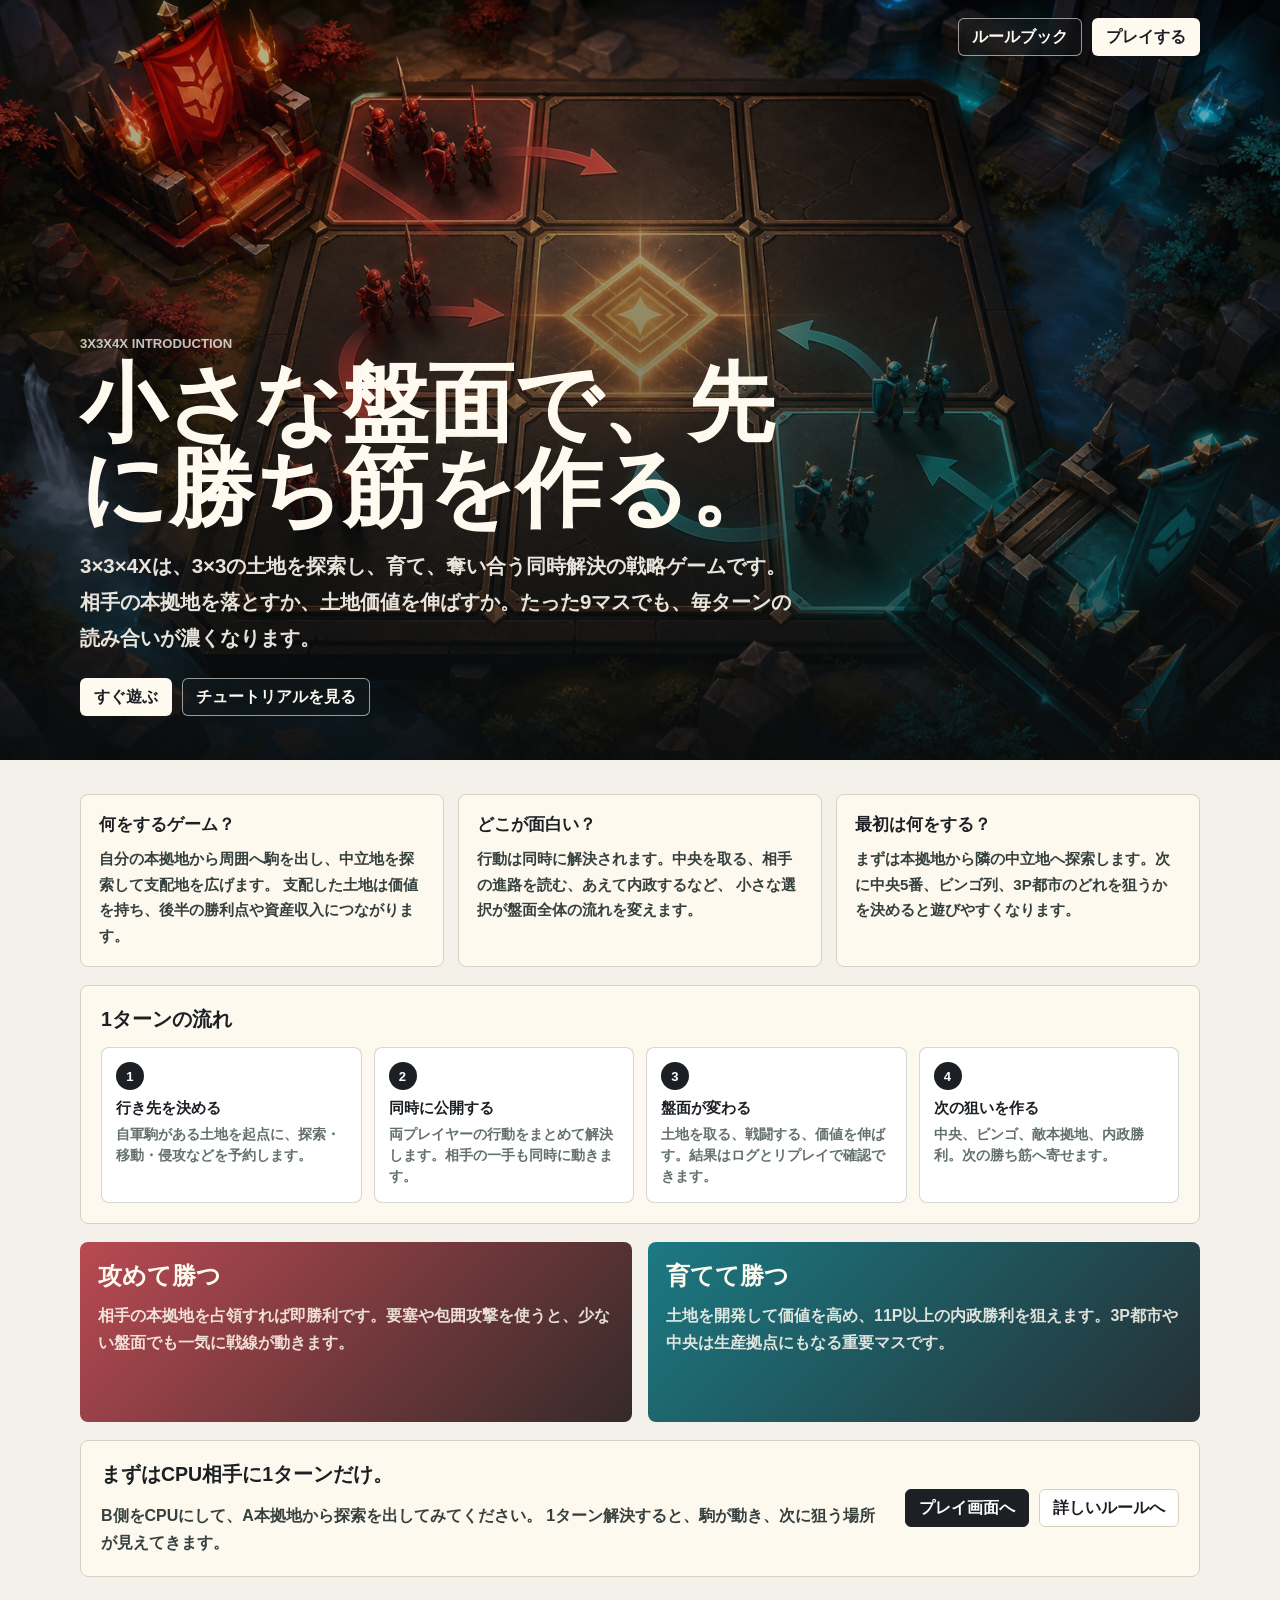
<file: intro.html>
<!doctype html>
<html lang="ja">
<head>
  <meta charset="utf-8">
  <meta name="viewport" content="width=device-width, initial-scale=1">
  <title>3x3x4X はじめての遊び方</title>
  <style>
    :root {
      --bg: #f4f1ea;
      --ink: #1c2024;
      --muted: #63706d;
      --panel: #fffaf0;
      --line: #d9d0bf;
      --a: #b6404a;
      --b: #10737d;
      --gold: #b7791f;
      --focus: #2d5a8a;
      color-scheme: light;
    }

    * { box-sizing: border-box; }

    body {
      margin: 0;
      background: var(--bg);
      color: var(--ink);
      font-family: "Segoe UI", "Yu Gothic UI", Meiryo, sans-serif;
    }

    a {
      color: inherit;
    }

    .hero {
      min-height: min(760px, 92vh);
      display: grid;
      align-items: end;
      background:
        linear-gradient(180deg, rgba(12, 15, 16, 0.18), rgba(12, 15, 16, 0.78)),
        url("assets/intro-hero.png") center / cover no-repeat;
      color: #fffaf0;
    }

    .hero-inner {
      width: min(1120px, calc(100vw - 32px));
      margin: 0 auto;
      padding: 28px 0 44px;
    }

    .top-nav {
      position: absolute;
      top: 18px;
      left: 50%;
      width: min(1120px, calc(100vw - 32px));
      transform: translateX(-50%);
      display: flex;
      justify-content: flex-end;
      gap: 10px;
    }

    .button-link {
      display: inline-grid;
      place-items: center;
      min-height: 38px;
      border: 1px solid rgba(255, 250, 240, 0.58);
      border-radius: 6px;
      background: rgba(28, 32, 36, 0.34);
      color: #fffaf0;
      padding: 0 13px;
      text-decoration: none;
      font-weight: 850;
      backdrop-filter: blur(8px);
    }

    .button-link.primary {
      border-color: rgba(255, 250, 240, 0.72);
      background: #fffaf0;
      color: var(--ink);
    }

    .eyebrow {
      margin: 0 0 10px;
      color: rgba(255, 250, 240, 0.76);
      font-size: 0.82rem;
      font-weight: 900;
      letter-spacing: 0;
      text-transform: uppercase;
    }

    h1,
    h2,
    h3,
    p {
      margin: 0;
    }

    h1 {
      max-width: 780px;
      font-size: clamp(2.4rem, 7vw, 5.4rem);
      line-height: 0.98;
      letter-spacing: 0;
    }

    .lead {
      max-width: 720px;
      margin-top: 18px;
      color: rgba(255, 250, 240, 0.9);
      font-size: clamp(1rem, 2vw, 1.28rem);
      font-weight: 700;
      line-height: 1.75;
    }

    .hero-actions {
      display: flex;
      flex-wrap: wrap;
      gap: 10px;
      margin-top: 22px;
    }

    main {
      width: min(1120px, calc(100vw - 32px));
      margin: 0 auto;
      padding: 34px 0 48px;
    }

    .intro-grid {
      display: grid;
      grid-template-columns: repeat(3, 1fr);
      gap: 14px;
    }

    .guide-card,
    .flow,
    .closing {
      border: 1px solid var(--line);
      border-radius: 8px;
      background: rgba(255, 250, 240, 0.9);
    }

    .guide-card {
      padding: 18px;
    }

    .guide-card h2 {
      font-size: 1.05rem;
      margin-bottom: 10px;
    }

    .guide-card p {
      color: #36413f;
      font-size: 0.94rem;
      font-weight: 650;
      line-height: 1.7;
    }

    .flow {
      margin-top: 18px;
      padding: 20px;
    }

    .flow h2,
    .closing h2 {
      font-size: 1.22rem;
      margin-bottom: 14px;
    }

    .turn-flow {
      display: grid;
      grid-template-columns: repeat(4, 1fr);
      gap: 12px;
      list-style: none;
      margin: 0;
      padding: 0;
    }

    .turn-flow li {
      min-height: 126px;
      border: 1px solid rgba(99, 112, 109, 0.28);
      border-radius: 8px;
      background: #ffffff;
      padding: 14px;
    }

    .step-num {
      display: inline-grid;
      place-items: center;
      width: 28px;
      height: 28px;
      border-radius: 50%;
      background: var(--ink);
      color: #ffffff;
      font-size: 0.82rem;
      font-weight: 900;
      margin-bottom: 9px;
    }

    .turn-flow h3 {
      font-size: 0.94rem;
      margin-bottom: 6px;
    }

    .turn-flow p {
      color: var(--muted);
      font-size: 0.85rem;
      font-weight: 700;
      line-height: 1.55;
    }

    .battle-note {
      display: grid;
      grid-template-columns: 1fr 1fr;
      gap: 16px;
      margin-top: 18px;
    }

    .note-panel {
      min-height: 180px;
      border-radius: 8px;
      padding: 18px;
      color: #fffaf0;
    }

    .note-panel.red {
      background: linear-gradient(135deg, rgba(182, 64, 74, 0.95), rgba(42, 31, 30, 0.95));
    }

    .note-panel.blue {
      background: linear-gradient(135deg, rgba(16, 115, 125, 0.95), rgba(25, 36, 42, 0.95));
    }

    .note-panel h2 {
      margin-bottom: 10px;
    }

    .note-panel p {
      color: rgba(255, 250, 240, 0.86);
      font-weight: 700;
      line-height: 1.7;
    }

    .closing {
      display: grid;
      grid-template-columns: 1.1fr auto;
      gap: 16px;
      align-items: center;
      margin-top: 18px;
      padding: 20px;
    }

    .closing p {
      color: #36413f;
      font-weight: 700;
      line-height: 1.7;
    }

    .closing-actions {
      display: flex;
      gap: 10px;
    }

    .closing .button-link {
      border-color: var(--line);
      background: #ffffff;
      color: var(--ink);
      backdrop-filter: none;
    }

    .closing .button-link.primary {
      background: var(--ink);
      border-color: var(--ink);
      color: #ffffff;
    }

    @media (max-width: 900px) {
      .intro-grid,
      .turn-flow,
      .battle-note,
      .closing {
        grid-template-columns: 1fr;
      }

      .closing-actions {
        flex-wrap: wrap;
      }
    }

    @media (max-width: 560px) {
      .top-nav {
        justify-content: stretch;
      }

      .top-nav .button-link,
      .hero-actions .button-link,
      .closing-actions .button-link {
        flex: 1;
      }

      .hero {
        min-height: 86vh;
      }
    }
  </style>
</head>
<!-- Google tag (gtag.js) -->
<script async src="https://www.googletagmanager.com/gtag/js?id=G-SP3YJPJKHR"></script>
<script>
  window.dataLayer = window.dataLayer || [];
  function gtag(){dataLayer.push(arguments);}
  gtag('js', new Date());
  gtag('config', 'G-SP3YJPJKHR');
</script>
<body>
  <nav class="top-nav" aria-label="ページ移動">
    <a class="button-link" href="3x3x4x-rulebook.html">ルールブック</a>
    <a class="button-link primary" href="index.html">プレイする</a>
  </nav>

  <header class="hero">
    <div class="hero-inner">
      <p class="eyebrow">3x3x4X introduction</p>
      <h1>小さな盤面で、先に勝ち筋を作る。</h1>
      <p class="lead">
        3×3×4Xは、3×3の土地を探索し、育て、奪い合う同時解決の戦略ゲームです。
        相手の本拠地を落とすか、土地価値を伸ばすか。たった9マスでも、毎ターンの読み合いが濃くなります。
      </p>
      <div class="hero-actions">
        <a class="button-link primary" href="index.html">すぐ遊ぶ</a>
        <a class="button-link" href="index.html#tutorialButton">チュートリアルを見る</a>
      </div>
    </div>
  </header>

  <main>
    <section class="intro-grid" aria-label="ゲームの要点">
      <article class="guide-card">
        <h2>何をするゲーム？</h2>
        <p>
          自分の本拠地から周囲へ駒を出し、中立地を探索して支配地を広げます。
          支配した土地は価値を持ち、後半の勝利点や資産収入につながります。
        </p>
      </article>
      <article class="guide-card">
        <h2>どこが面白い？</h2>
        <p>
          行動は同時に解決されます。中央を取る、相手の進路を読む、あえて内政するなど、
          小さな選択が盤面全体の流れを変えます。
        </p>
      </article>
      <article class="guide-card">
        <h2>最初は何をする？</h2>
        <p>
          まずは本拠地から隣の中立地へ探索します。次に中央5番、ビンゴ列、3P都市のどれを狙うかを決めると遊びやすくなります。
        </p>
      </article>
    </section>

    <section class="flow" aria-label="1ターンの流れ">
      <h2>1ターンの流れ</h2>
      <ol class="turn-flow">
        <li>
          <span class="step-num">1</span>
          <h3>行き先を決める</h3>
          <p>自軍駒がある土地を起点に、探索・移動・侵攻などを予約します。</p>
        </li>
        <li>
          <span class="step-num">2</span>
          <h3>同時に公開する</h3>
          <p>両プレイヤーの行動をまとめて解決します。相手の一手も同時に動きます。</p>
        </li>
        <li>
          <span class="step-num">3</span>
          <h3>盤面が変わる</h3>
          <p>土地を取る、戦闘する、価値を伸ばす。結果はログとリプレイで確認できます。</p>
        </li>
        <li>
          <span class="step-num">4</span>
          <h3>次の狙いを作る</h3>
          <p>中央、ビンゴ、敵本拠地、内政勝利。次の勝ち筋へ寄せます。</p>
        </li>
      </ol>
    </section>

    <section class="battle-note" aria-label="勝ち筋">
      <article class="note-panel red">
        <h2>攻めて勝つ</h2>
        <p>
          相手の本拠地を占領すれば即勝利です。要塞や包囲攻撃を使うと、少ない盤面でも一気に戦線が動きます。
        </p>
      </article>
      <article class="note-panel blue">
        <h2>育てて勝つ</h2>
        <p>
          土地を開発して価値を高め、11P以上の内政勝利を狙えます。3P都市や中央は生産拠点にもなる重要マスです。
        </p>
      </article>
    </section>

    <section class="closing" aria-label="次の行動">
      <div>
        <h2>まずはCPU相手に1ターンだけ。</h2>
        <p>
          B側をCPUにして、A本拠地から探索を出してみてください。
          1ターン解決すると、駒が動き、次に狙う場所が見えてきます。
        </p>
      </div>
      <div class="closing-actions">
        <a class="button-link primary" href="index.html">プレイ画面へ</a>
        <a class="button-link" href="3x3x4x-rulebook.html">詳しいルールへ</a>
      </div>
    </section>
  </main>
</body>
</html>
</file>
<file: 3x3x4x-core-prototype.css>
:root {
  --bg: #f4f1ea;
  --ink: #1c2024;
  --muted: #63706d;
  --panel: #fffaf0;
  --line: #d9d0bf;
  --a: #b6404a;
  --a-soft: #f3d6d8;
  --b: #10737d;
  --b-soft: #cce8e7;
  --neutral: #6d7380;
  --neutral-soft: #e4e2db;
  --gold: #b7791f;
  --board-deck: #252a2c;
  --board-grid: rgba(255, 250, 240, 0.14);
  --focus: #2d5a8a;
  --danger: #9b2c2c;
  color-scheme: light;
}

* {
  box-sizing: border-box;
}

body {
  margin: 0;
  background:
    linear-gradient(135deg, rgba(182, 64, 74, 0.08), transparent 35%),
    linear-gradient(315deg, rgba(16, 115, 125, 0.08), transparent 42%),
    var(--bg);
  color: var(--ink);
  font-family: "Segoe UI", "Yu Gothic UI", Meiryo, sans-serif;
}

button,
select,
input {
  font: inherit;
}

button {
  border: 1px solid var(--line);
  border-radius: 6px;
  background: #ffffff;
  color: var(--ink);
  cursor: pointer;
  min-height: 36px;
  padding: 0 12px;
}

button:hover {
  border-color: var(--focus);
}

button:disabled {
  cursor: not-allowed;
  opacity: 0.55;
}

.button-link {
  display: inline-grid;
  place-items: center;
  min-height: 36px;
  border: 1px solid var(--line);
  border-radius: 6px;
  background: #ffffff;
  color: var(--ink);
  padding: 0 12px;
  text-decoration: none;
}

.button-link:hover {
  border-color: var(--focus);
}

.primary {
  background: var(--ink);
  border-color: var(--ink);
  color: #ffffff;
  font-weight: 700;
}

.tutorial-overlay[hidden] {
  display: none;
}

.tutorial-overlay {
  position: fixed;
  inset: 0;
  z-index: 60;
  pointer-events: none;
}

.tutorial-card {
  position: absolute;
  right: 24px;
  bottom: 24px;
  width: min(420px, calc(100vw - 32px));
  padding: 16px;
  border: 1px solid rgba(28, 32, 36, 0.22);
  border-radius: 8px;
  background: rgba(255, 250, 240, 0.98);
  box-shadow: 0 18px 48px rgba(28, 32, 36, 0.26);
  pointer-events: auto;
}

.tutorial-progress {
  color: var(--muted);
  font-size: 0.76rem;
  font-weight: 900;
  margin-bottom: 8px;
}

.tutorial-card h2 {
  font-size: 1.05rem;
  margin-bottom: 8px;
}

.tutorial-card p {
  color: #34403e;
  font-size: 0.92rem;
  font-weight: 650;
  line-height: 1.6;
}

.tutorial-actions {
  display: flex;
  justify-content: flex-end;
  gap: 8px;
  margin-top: 14px;
}

.tutorial-focus {
  position: relative;
  z-index: 45;
  outline: 3px solid rgba(183, 121, 31, 0.9);
  outline-offset: 4px;
  box-shadow: 0 0 0 8px rgba(183, 121, 31, 0.16), 0 18px 42px rgba(28, 32, 36, 0.18);
}

.app-shell {
  width: min(1680px, calc(100vw - 24px));
  margin: 0 auto;
  padding: 20px 0 32px;
}

.top-bar {
  display: grid;
  grid-template-columns: minmax(180px, 1fr) auto auto;
  gap: 16px;
  align-items: center;
  margin-bottom: 16px;
}

.eyebrow {
  margin: 0 0 2px;
  color: var(--muted);
  font-size: 0.78rem;
  font-weight: 800;
  letter-spacing: 0;
  text-transform: uppercase;
}

h1,
h2,
h3,
p {
  margin: 0;
}

h1 {
  font-size: clamp(1.55rem, 2vw, 2.1rem);
  line-height: 1.1;
}

.brand-line {
  display: flex;
  flex-wrap: wrap;
  gap: 10px;
  align-items: center;
}

.intro-cta {
  display: inline-grid;
  place-items: center;
  min-height: 34px;
  border: 1px solid rgba(183, 121, 31, 0.55);
  border-radius: 6px;
  background: linear-gradient(135deg, #fff6dc, #ffffff);
  color: #7a4a12;
  padding: 0 12px;
  text-decoration: none;
  font-size: 0.82rem;
  font-weight: 900;
  box-shadow: 0 8px 18px rgba(183, 121, 31, 0.16);
}

.intro-cta:hover {
  border-color: var(--gold);
  color: #5c370c;
}

h2 {
  font-size: 1rem;
}

h3 {
  color: var(--ink);
  font-size: 0.86rem;
  line-height: 1.2;
}

.turn-card {
  display: grid;
  grid-template-columns: repeat(3, auto);
  gap: 10px;
  align-items: center;
  padding: 10px 12px;
  border: 1px solid var(--line);
  border-radius: 8px;
  background: rgba(255, 250, 240, 0.82);
  min-width: 340px;
}

.metric {
  display: grid;
  gap: 2px;
}

.metric span:first-child {
  color: var(--muted);
  font-size: 0.75rem;
  font-weight: 700;
}

.metric span:last-child {
  font-size: 1rem;
  font-weight: 800;
}

.top-actions {
  display: flex;
  gap: 8px;
  align-items: end;
}

.field {
  display: grid;
  gap: 5px;
  color: var(--muted);
  font-size: 0.75rem;
  font-weight: 700;
}

.field select,
.field input {
  width: 100%;
  min-height: 34px;
  border: 1px solid var(--line);
  border-radius: 6px;
  background: #ffffff;
  color: var(--ink);
  padding: 0 8px;
}

.field select option:disabled {
  color: #a8a39a;
  background: #eee9df;
}

.field select:disabled,
.field input:disabled {
  background: #eee9df;
  color: #8f897f;
}

.field.compact {
  width: 104px;
}

.play-layout {
  display: grid;
  grid-template-columns: minmax(230px, 0.58fr) minmax(520px, 1.24fr) minmax(470px, 1.08fr);
  gap: 16px;
  align-items: stretch;
}

.board-panel,
.control-panel,
.log-panel,
.reference-card {
  border: 1px solid var(--line);
  border-radius: 8px;
  background: rgba(255, 250, 240, 0.88);
}

.collapsible-panel {
  overflow: hidden;
}

.panel-summary,
.player-head {
  cursor: pointer;
  list-style: none;
}

.panel-summary::-webkit-details-marker,
.player-head::-webkit-details-marker {
  display: none;
}

.panel-summary {
  display: flex;
  justify-content: space-between;
  gap: 10px;
  align-items: center;
  min-height: 46px;
  padding: 10px 14px;
  border-bottom: 1px solid var(--line);
}

.collapsible-panel:not([open]) .panel-summary {
  border-bottom: 0;
}

.panel-summary::after,
.player-head::after {
  content: "⌄";
  display: inline-grid;
  place-items: center;
  width: 24px;
  height: 24px;
  border: 1px solid var(--line);
  border-radius: 50%;
  background: rgba(255, 255, 255, 0.65);
  color: var(--muted);
  font-weight: 900;
  transition: transform 140ms ease;
}

.collapsible-panel[open] > .panel-summary::after,
.player-collapse[open] > .player-head::after {
  transform: rotate(180deg);
}

.panel-body {
  padding: 14px;
}

.board-panel {
  padding: 0;
}

.board-body {
  position: relative;
  background:
    linear-gradient(90deg, rgba(255, 250, 240, 0.05) 0 1px, transparent 1px 100%),
    linear-gradient(rgba(255, 250, 240, 0.04) 0 1px, transparent 1px 100%),
    radial-gradient(circle at 18% 10%, rgba(182, 64, 74, 0.2), transparent 34%),
    radial-gradient(circle at 86% 88%, rgba(16, 115, 125, 0.24), transparent 36%),
    linear-gradient(145deg, #303438, var(--board-deck));
  background-size: 34px 34px, 34px 34px, auto, auto, auto;
}

.board-direct-hint {
  margin: 0 0 10px;
  border: 1px solid rgba(255, 214, 112, 0.32);
  border-radius: 8px;
  background: rgba(255, 250, 232, 0.92);
  color: #39413f;
  padding: 8px 10px;
  font-size: 0.82rem;
  line-height: 1.45;
}

.cell.direct-source {
  outline: 4px solid #ffd670;
  outline-offset: -5px;
}

.cell.direct-target {
  outline: 4px solid #fff4b8;
  outline-offset: -5px;
}

.cell.direct-drop-valid {
  box-shadow: inset 0 0 0 4px rgba(93, 220, 151, 0.82), 0 7px 0 rgba(29, 31, 34, 0.48), 0 14px 24px rgba(0, 0, 0, 0.26);
}

.cell.direct-drop-invalid { filter: saturate(0.45) brightness(0.72); }

.direct-drop-hint {
  position: absolute;
  z-index: 12;
  top: 7px;
  left: 45px;
  max-width: calc(100% - 54px);
  overflow: hidden;
  border-radius: 999px;
  padding: 4px 7px;
  font-size: 0.68rem;
  font-weight: 950;
  line-height: 1;
  text-overflow: ellipsis;
  white-space: nowrap;
  pointer-events: none;
}

.direct-drop-hint.valid { background: #d9ffe9; color: #155a36; }
.direct-drop-hint.invalid { background: rgba(36, 40, 43, 0.86); color: #d5d9d7; }

.direct-piece {
  height: auto;
  min-height: 0;
  padding: 3px 7px;
  cursor: grab;
}

.direct-piece:active { cursor: grabbing; }
.direct-piece:disabled { cursor: default; }
.piece-icons { display: inline-flex; }

.cell-domestic-actions {
  position: relative;
  z-index: 9;
  display: grid;
  grid-template-columns: repeat(3, minmax(0, 1fr));
  gap: 4px;
}

.cell-domestic-actions button {
  width: 100%;
  height: 26px;
  min-height: 0;
  border-color: rgba(28, 32, 36, 0.28);
  border-radius: 6px;
  background: rgba(255, 250, 240, 0.9);
  color: #252b2d;
  padding: 3px 6px;
  font-size: 0.68rem;
  font-weight: 900;
  white-space: nowrap;
}

.cell-domestic-actions button:not([aria-disabled="true"]):hover {
  border-color: #ffd670;
  background: #fff3bd;
  transform: translateY(-1px);
}

.cell-domestic-actions button[aria-disabled="true"] {
  opacity: 0.38;
  cursor: help;
}

.cell-domestic-actions button span { margin-right: 3px; }

.cell-bottom {
  position: relative;
  z-index: 6;
  display: grid;
  gap: 5px;
  min-width: 0;
  align-self: end;
}

.direct-inline-error {
  position: absolute;
  z-index: 22;
  inset: 50% 7px auto;
  border: 2px solid #ff9a8f;
  border-radius: 8px;
  background: rgba(45, 24, 27, 0.96);
  box-shadow: 0 8px 22px rgba(0, 0, 0, 0.42);
  color: #fff8f5;
  padding: 9px;
  font-size: 0.72rem;
  font-weight: 850;
  line-height: 1.45;
  pointer-events: none;
  transform: translateY(-50%);
  animation: reservation-marker-in 180ms ease-out;
}

.plot-row.direct-reserved { animation: direct-reserved-flash 900ms ease; }

.board-reservation-marker {
  position: absolute;
  z-index: 8;
  right: 7px;
  bottom: 7px;
  display: inline-flex;
  gap: 5px;
  align-items: center;
  max-width: calc(100% - 14px);
  border: 2px solid rgba(255, 255, 255, 0.9);
  border-radius: 999px;
  background: rgba(28, 32, 36, 0.94);
  box-shadow: 0 4px 14px rgba(0, 0, 0, 0.38);
  color: #fffaf0;
  padding: 4px 8px 4px 5px;
  font-size: 0.7rem;
  font-weight: 850;
  line-height: 1;
  pointer-events: none;
  animation: reservation-marker-in 220ms ease-out;
}

.board-reservation-marker.marker-A { border-color: #ff9aa6; }
.board-reservation-marker.marker-B { border-color: #77ded8; }
.board-reservation-marker.marker-Explore { background: rgba(45, 90, 138, 0.96); }
.board-reservation-marker.marker-Exterminate { background: rgba(126, 32, 42, 0.96); }
.reservation-icon {
  display: grid;
  place-items: center;
  width: 22px;
  height: 22px;
  border-radius: 50%;
  background: rgba(255, 255, 255, 0.94);
  color: #202629;
  font-size: 0.9rem;
  font-weight: 950;
}

.board-reservation-marker strong { margin-right: 3px; }

@keyframes reservation-marker-in {
  from { opacity: 0; transform: scale(0.72) translateY(5px); }
  to { opacity: 1; transform: scale(1) translateY(0); }
}

@keyframes direct-reserved-flash {
  0%, 100% { background: transparent; }
  35% { background: rgba(255, 214, 112, 0.5); }
}

.board {
  position: relative;
  display: grid;
  grid-template-columns: repeat(3, minmax(130px, 1fr));
  gap: 12px;
  width: 100%;
  aspect-ratio: 1 / 1;
  padding: 14px;
  border: 1px solid rgba(255, 250, 240, 0.18);
  border-radius: 12px;
  background:
    radial-gradient(circle at 50% 50%, rgba(255, 214, 112, 0.13), transparent 19%),
    linear-gradient(135deg, rgba(255, 255, 255, 0.08), transparent 44%),
    linear-gradient(var(--board-grid) 1px, transparent 1px),
    linear-gradient(90deg, var(--board-grid) 1px, transparent 1px),
    radial-gradient(circle at 50% 50%, rgba(255, 250, 240, 0.08), transparent 62%),
    linear-gradient(145deg, rgba(23, 27, 29, 0.88), rgba(44, 49, 51, 0.88));
  background-size: auto, auto, 22px 22px, 22px 22px, auto, auto;
  box-shadow:
    inset 0 0 0 1px rgba(255, 255, 255, 0.08),
    inset 0 0 0 8px rgba(0, 0, 0, 0.12),
    inset 0 18px 42px rgba(255, 255, 255, 0.08),
    0 18px 38px rgba(20, 22, 24, 0.24),
    0 0 42px rgba(255, 210, 116, 0.12);
}

.cell {
  position: relative;
  display: grid;
  grid-template-rows: auto 1fr auto;
  gap: 10px;
  min-width: 0;
  min-height: 0;
  padding: 12px;
  border: 1px solid rgba(255, 250, 240, 0.18);
  border-radius: 8px;
  background:
    linear-gradient(90deg, rgba(255, 255, 255, 0.05) 0 1px, transparent 1px 100%),
    linear-gradient(rgba(0, 0, 0, 0.05) 0 1px, transparent 1px 100%),
    radial-gradient(circle at 24% 18%, rgba(255, 255, 255, 0.34), transparent 28%),
    linear-gradient(145deg, rgba(255, 255, 255, 0.2), transparent 48%),
    linear-gradient(160deg, #d8d5cb, #abaea8);
  background-size: 18px 18px, 18px 18px, auto, auto, auto;
  box-shadow:
    inset 0 1px 0 rgba(255, 255, 255, 0.45),
    inset 0 -14px 24px rgba(32, 35, 37, 0.13),
    0 7px 0 rgba(29, 31, 34, 0.48),
    0 14px 24px rgba(0, 0, 0, 0.26);
  overflow: hidden;
  transition: transform 140ms ease, box-shadow 140ms ease, border-color 140ms ease;
}

.cell:hover {
  transform: translateY(-3px);
  box-shadow:
    inset 0 1px 0 rgba(255, 255, 255, 0.48),
    inset 0 -14px 24px rgba(32, 35, 37, 0.13),
    0 10px 0 rgba(29, 31, 34, 0.44),
    0 20px 34px rgba(0, 0, 0, 0.32);
}

.cell::before {
  content: "";
  position: absolute;
  inset: 4px;
  border: 1px solid rgba(255, 255, 255, 0.32);
  border-radius: 6px;
  box-shadow:
    inset 0 0 0 1px rgba(0, 0, 0, 0.08),
    inset 0 0 22px rgba(255, 250, 240, 0.1);
  pointer-events: none;
}

.cell::after {
  position: absolute;
  right: 10px;
  bottom: -9px;
  color: rgba(255, 255, 255, 0.22);
  font-size: clamp(3.1rem, 5.4vw, 5.4rem);
  font-weight: 950;
  line-height: 1;
  pointer-events: none;
}

.cell.owner-A {
  background:
    linear-gradient(90deg, rgba(255, 238, 238, 0.07) 0 1px, transparent 1px 100%),
    linear-gradient(rgba(92, 21, 29, 0.08) 0 1px, transparent 1px 100%),
    radial-gradient(circle at 24% 24%, rgba(255, 255, 255, 0.42), transparent 30%),
    linear-gradient(150deg, #f8d2d7, #cc5360 58%, #8b2d38);
  background-size: 18px 18px, 18px 18px, auto, auto;
  border-color: rgba(255, 210, 218, 0.95);
  box-shadow:
    inset 0 1px 0 rgba(255, 255, 255, 0.62),
    inset 0 -18px 28px rgba(99, 22, 31, 0.28),
    0 7px 0 #6e2830,
    0 0 0 1px rgba(182, 64, 74, 0.42),
    0 16px 32px rgba(182, 64, 74, 0.26);
}

.cell.owner-B {
  background:
    linear-gradient(90deg, rgba(227, 255, 252, 0.08) 0 1px, transparent 1px 100%),
    linear-gradient(rgba(3, 60, 66, 0.08) 0 1px, transparent 1px 100%),
    radial-gradient(circle at 24% 24%, rgba(255, 255, 255, 0.42), transparent 30%),
    linear-gradient(150deg, #c6f0ed, #15909c 58%, #0a5961);
  background-size: 18px 18px, 18px 18px, auto, auto;
  border-color: rgba(201, 255, 252, 0.95);
  box-shadow:
    inset 0 1px 0 rgba(255, 255, 255, 0.62),
    inset 0 -18px 28px rgba(3, 60, 66, 0.3),
    0 7px 0 #07464d,
    0 0 0 1px rgba(16, 115, 125, 0.44),
    0 16px 32px rgba(16, 115, 125, 0.28);
}

.cell.fortified {
  border-color: rgba(255, 203, 110, 0.96);
  box-shadow:
    inset 0 0 0 3px rgba(255, 203, 110, 0.6),
    inset 0 -18px 28px rgba(90, 60, 16, 0.22),
    0 7px 0 #77511d,
    0 0 24px rgba(183, 121, 31, 0.5),
    0 16px 32px rgba(0, 0, 0, 0.26);
}

.cell.fortified::before {
  border-color: rgba(255, 232, 150, 0.96);
  box-shadow:
    inset 0 0 0 2px rgba(80, 54, 15, 0.2),
    inset 0 0 24px rgba(255, 215, 95, 0.18),
    0 0 18px rgba(255, 210, 95, 0.34);
}


.cell.production-site {
  border-color: rgba(255, 225, 120, 0.98);
  box-shadow:
    inset 0 0 0 3px rgba(255, 225, 120, 0.42),
    inset 0 -18px 28px rgba(90, 60, 16, 0.16),
    0 7px 0 rgba(119, 81, 29, 0.82),
    0 0 26px rgba(255, 198, 71, 0.48),
    0 16px 32px rgba(0, 0, 0, 0.26);
}

.cell.production-site::before {
  border-color: rgba(255, 238, 160, 0.82);
  box-shadow: inset 0 0 18px rgba(255, 230, 120, 0.18);
}

.cell.home-cell::after {
  content: "HQ";
  letter-spacing: 0;
}

.cell.central-cell::after {
  content: "5";
}

.cell.fortified::after {
  content: "FORT";
  font-size: clamp(2.15rem, 3.7vw, 3.75rem);
  letter-spacing: 0;
}

.cell.value-2,
.cell.value-3 {
  outline: 2px solid rgba(255, 250, 240, 0.42);
  outline-offset: -7px;
}

.cell.value-3 {
  filter: saturate(1.12) contrast(1.03);
}

.cell-top {
  position: relative;
  z-index: 1;
  display: flex;
  justify-content: space-between;
  gap: 6px;
  align-items: center;
}

.cell-id {
  display: inline-grid;
  place-items: center;
  width: 31px;
  height: 31px;
  border-radius: 50%;
  background:
    linear-gradient(145deg, #ffffff, #d8dde0);
  box-shadow:
    inset 0 1px 0 rgba(255, 255, 255, 0.85),
    0 2px 6px rgba(0, 0, 0, 0.22);
  color: #15191c;
  font-size: 1rem;
  font-weight: 900;
}

.cell-tags {
  display: flex;
  gap: 4px;
  flex-wrap: wrap;
  justify-content: end;
}

.tag {
  border-radius: 999px;
  background: rgba(255, 255, 255, 0.82);
  box-shadow: 0 2px 5px rgba(0, 0, 0, 0.12);
  color: #30383b;
  font-size: 0.74rem;
  font-weight: 800;
  padding: 4px 7px;
}


.cell.production-site .tag {
  background: rgba(255, 247, 199, 0.92);
  color: #5b3b07;
}

.cell.trait-cell {
  border-color: rgba(135, 94, 54, 0.72);
}

.cell.trait-cell::before {
  box-shadow:
    inset 0 0 0 1px rgba(75, 46, 18, 0.12),
    inset 0 0 24px rgba(255, 235, 190, 0.16),
    0 0 20px rgba(135, 94, 54, 0.22);
}

.cell-main {
  position: relative;
  z-index: 1;
  display: grid;
  grid-template-columns: minmax(0, 1fr) auto;
  grid-template-areas:
    "owner value"
    "pieces pieces";
  gap: 5px 8px;
  align-content: center;
  align-items: center;
  min-height: 0;
}

.cell.trait-cell .value-label { margin-right: 36px; }

.owner-label {
  grid-area: owner;
  min-width: 0;
  overflow: hidden;
  font-size: 1rem;
  font-weight: 900;
  text-overflow: ellipsis;
  white-space: nowrap;
}

.owner-label.A {
  color: #681d26;
  text-shadow: 0 1px 0 rgba(255, 255, 255, 0.35);
}

.owner-label.B {
  color: #053d44;
  text-shadow: 0 1px 0 rgba(255, 255, 255, 0.35);
}

.owner-label.N {
  color: #30383b;
}

.value-label {
  grid-area: value;
  font-size: clamp(1.45rem, 2.5vw, 2.2rem);
  font-weight: 950;
  line-height: 1;
  color: #101417;
  text-shadow:
    0 1px 0 rgba(255, 255, 255, 0.55),
    0 4px 12px rgba(0, 0, 0, 0.2);
}

.pieces {
  grid-area: pieces;
  display: flex;
  gap: 8px;
  flex-wrap: wrap;
  align-items: center;
  min-height: 31px;
}

.land-trait {
  position: absolute;
  z-index: 7;
  top: 0;
  right: 0;
  display: flex;
  gap: 0;
  align-items: center;
  width: 30px;
  height: 30px;
  overflow: hidden;
  border: 1px solid rgba(67, 45, 20, 0.24);
  border-radius: 999px;
  background: rgba(255, 250, 232, 0.96);
  box-shadow: 0 3px 9px rgba(0, 0, 0, 0.22);
  color: #312515;
  padding: 3px;
  font-size: 0.74rem;
  font-weight: 900;
  white-space: nowrap;
  transition: width 140ms ease, box-shadow 140ms ease;
}

.land-trait:hover,
.land-trait:focus-visible {
  width: min(150px, 92%);
  box-shadow: 0 5px 15px rgba(0, 0, 0, 0.32);
  outline: 2px solid #ffd670;
  outline-offset: 1px;
}

.trait-name {
  overflow: hidden;
  padding: 0 7px 0 5px;
  text-overflow: ellipsis;
}

.land-trait.inactive {
  opacity: 0.68;
}

.trait-icon {
  display: inline-grid;
  place-items: center;
  width: 22px;
  height: 22px;
  flex: 0 0 22px;
  border-radius: 50%;
  background: linear-gradient(145deg, #fff5c4, #b7791f);
  color: #2d210d;
  font-size: 0.74rem;
  font-weight: 950;
  line-height: 1;
  box-shadow: inset 0 1px 0 rgba(255, 255, 255, 0.66), 0 2px 5px rgba(0, 0, 0, 0.18);
}

.piece-stack {
  display: inline-flex;
  gap: 3px;
  align-items: center;
  min-height: 31px;
  border-radius: 999px;
  background:
    linear-gradient(145deg, rgba(255, 255, 255, 0.96), rgba(231, 234, 230, 0.82));
  border: 1px solid rgba(255, 255, 255, 0.86);
  box-shadow:
    inset 0 1px 0 rgba(255, 255, 255, 0.82),
    inset 0 -7px 12px rgba(26, 31, 33, 0.06),
    0 4px 9px rgba(0, 0, 0, 0.2);
  color: #15191c;
  padding: 3px 8px 3px 6px;
  font-size: 0.78rem;
  font-weight: 900;
}

.piece-stack.A {
  border-color: rgba(182, 64, 74, 0.32);
  box-shadow:
    inset 0 1px 0 rgba(255, 255, 255, 0.88),
    inset 0 -7px 12px rgba(182, 64, 74, 0.08),
    0 4px 10px rgba(112, 20, 30, 0.2);
}

.piece-stack.B {
  border-color: rgba(16, 115, 125, 0.34);
  box-shadow:
    inset 0 1px 0 rgba(255, 255, 255, 0.88),
    inset 0 -7px 12px rgba(16, 115, 125, 0.08),
    0 4px 10px rgba(5, 75, 82, 0.2);
}

.piece-soldier {
  display: block;
  width: 19px;
  height: 26px;
  flex: 0 0 19px;
  color: var(--neutral);
  overflow: visible;
}

.piece-soldier .soldier-shadow {
  fill: rgba(0, 0, 0, 0.18);
}

.piece-soldier .soldier-body {
  fill: currentColor;
  stroke: rgba(255, 255, 255, 0.82);
  stroke-width: 1.15;
  stroke-linejoin: round;
}

.piece-soldier .soldier-crest {
  fill: rgba(255, 255, 255, 0.34);
}

.piece-soldier .soldier-shield {
  fill: rgba(0, 0, 0, 0.18);
}

.piece-soldier .soldier-spear {
  fill: rgba(26, 31, 33, 0.76);
}

.piece-soldier.A {
  color: var(--a);
  filter: drop-shadow(0 2px 2px rgba(112, 20, 30, 0.42));
}

.piece-soldier.B {
  color: var(--b);
  filter: drop-shadow(0 2px 2px rgba(5, 75, 82, 0.42));
}

.owner-a {
  background: var(--a);
}

.owner-b {
  background: var(--b);
}

.cell-foot {
  position: relative;
  z-index: 1;
  min-width: 0;
  overflow: hidden;
  color: rgba(18, 22, 24, 0.78);
  font-size: 0.84rem;
  font-weight: 750;
  line-height: 1.25;
  text-overflow: ellipsis;
  white-space: nowrap;
}

.legend {
  display: flex;
  flex-wrap: wrap;
  gap: 12px;
  margin-top: 12px;
  color: rgba(255, 250, 240, 0.8);
  font-size: 0.78rem;
  font-weight: 750;
}

.legend span {
  display: inline-flex;
  gap: 6px;
  align-items: center;
}

.legend-chip {
  width: 14px;
  height: 14px;
  border-radius: 4px;
  display: inline-block;
}

.legend-chip.neutral {
  background: var(--neutral);
}


.legend-chip.production {
  background: linear-gradient(135deg, #ffe58a, #b7791f);
  border: 1px solid rgba(255, 250, 240, 0.72);
}

.legend-chip.fort {
  background: var(--gold);
}

.legend-chip.card {
  background: linear-gradient(135deg, #fff5c4, #875e36);
  border: 1px solid rgba(255, 250, 240, 0.72);
}

.control-panel {
  display: grid;
  gap: 12px;
  padding: 0;
}

.control-body {
  display: grid;
  gap: 12px;
}

.players {
  display: grid;
  gap: 12px;
}

.player-card {
  border: 1px solid var(--line);
  border-radius: 8px;
  background: rgba(255, 255, 255, 0.54);
  overflow: hidden;
}

.player-card .plot-grid {
  padding: 0 12px 12px;
}

.player-head {
  display: flex;
  justify-content: space-between;
  gap: 8px;
  align-items: start;
  padding: 12px;
}

.player-name {
  display: inline-flex;
  align-items: center;
  gap: 8px;
  font-weight: 950;
}

.player-mark {
  display: inline-grid;
  place-items: center;
  width: 28px;
  height: 28px;
  border-radius: 50%;
  color: #ffffff;
}

.player-mark.A {
  background: var(--a);
}

.player-mark.B {
  background: var(--b);
}

.player-stats {
  display: flex;
  flex-wrap: wrap;
  gap: 6px;
  justify-content: end;
}

.stat-pill {
  border-radius: 999px;
  background: rgba(255, 255, 255, 0.75);
  border: 1px solid var(--line);
  color: var(--muted);
  font-size: 0.76rem;
  font-weight: 800;
  padding: 5px 8px;
}

.mini-heading {
  display: flex;
  justify-content: space-between;
  gap: 8px;
  align-items: center;
  color: #2f373a;
  font-size: 0.78rem;
  font-weight: 900;
}

.mini-heading span {
  color: var(--muted);
  font-size: 0.74rem;
}

.public-cards,
.card-choice-panel,
.card-use-panel {
  display: grid;
  gap: 8px;
  margin: 0 12px 10px;
  padding: 10px;
  border: 1px solid rgba(99, 112, 109, 0.22);
  border-radius: 8px;
  background: rgba(255, 255, 255, 0.46);
}

.held-card-grid,
.choice-card-grid,
.use-card-grid {
  display: grid;
  gap: 8px;
}

.held-card,
.use-card {
  display: grid;
  gap: 5px;
  border: 1px solid rgba(183, 121, 31, 0.28);
  border-radius: 8px;
  background: rgba(255, 250, 232, 0.72);
  padding: 8px;
}

.held-card-top {
  display: flex;
  gap: 7px;
  align-items: center;
  min-width: 0;
}

.held-card-top strong {
  overflow: hidden;
  text-overflow: ellipsis;
  white-space: nowrap;
}

.held-card-top span:last-child {
  margin-left: auto;
  color: var(--muted);
  font-size: 0.74rem;
  font-weight: 900;
}

.held-card p,
.empty-card-note {
  color: #43504d;
  font-size: 0.76rem;
  font-weight: 720;
  line-height: 1.45;
}

.empty-card-note {
  margin: 0;
}

.card-choice-panel {
  border-color: rgba(45, 90, 138, 0.34);
  background: rgba(232, 242, 250, 0.56);
  box-shadow: 0 0 0 3px rgba(45, 90, 138, 0.06);
}

.card-use-panel {
  border-color: rgba(183, 121, 31, 0.42);
  background: rgba(255, 245, 196, 0.42);
  box-shadow: 0 0 0 3px rgba(183, 121, 31, 0.08);
}

.card-choice-panel.reserved {
  border-color: rgba(183, 121, 31, 0.34);
  background: rgba(255, 250, 232, 0.68);
}

.card-use-panel.reserved {
  border-color: rgba(99, 112, 109, 0.3);
  background: rgba(255, 250, 232, 0.62);
  box-shadow: none;
}

.choice-reserved-note {
  margin: 0;
  color: #43504d;
  font-size: 0.78rem;
  font-weight: 820;
  line-height: 1.45;
}

.keep-trait-button,
.skip-card-button,
.use-card-button {
  justify-content: start;
  border-color: rgba(99, 112, 109, 0.38);
  background: rgba(255, 255, 255, 0.82);
  text-align: left;
  font-weight: 850;
}

.skip-card-button {
  color: var(--muted);
}

.use-card {
  border-color: rgba(183, 121, 31, 0.36);
  background: rgba(255, 255, 255, 0.78);
}

.use-card.unavailable {
  opacity: 0.62;
}

.use-card p,
.card-use-no-target {
  margin: 0;
  color: #3d4648;
  font-size: 0.75rem;
  font-weight: 740;
  line-height: 1.45;
}

.card-use-fields {
  display: grid;
  grid-template-columns: repeat(auto-fit, minmax(130px, 1fr));
  gap: 6px;
}

.card-use-target-box {
  display: grid;
  gap: 6px;
  border: 1px solid rgba(183, 121, 31, 0.26);
  border-radius: 8px;
  background: rgba(255, 250, 232, 0.66);
  padding: 8px;
}

.card-use-target-head {
  display: flex;
  justify-content: space-between;
  gap: 8px;
  align-items: center;
}

.card-use-target-head strong {
  color: #2d210d;
  font-size: 0.78rem;
  font-weight: 950;
}

.card-use-target-head span,
.card-use-target-note {
  color: #6c5b37;
  font-size: 0.72rem;
  font-weight: 820;
  line-height: 1.35;
}

.card-use-target-note {
  margin: 0;
}

.use-card-button {
  color: #2d210d;
  font-weight: 900;
}

.use-card-button:not(:disabled) {
  border-color: rgba(183, 121, 31, 0.68);
  background: rgba(255, 245, 196, 0.86);
}

.choice-card {
  display: grid;
  gap: 5px;
  width: 100%;
  height: auto;
  min-height: 0;
  justify-items: stretch;
  border-color: rgba(45, 90, 138, 0.28);
  background: rgba(255, 255, 255, 0.86);
  padding: 9px;
  text-align: left;
}

.choice-card:hover {
  background: rgba(255, 250, 232, 0.96);
  border-color: rgba(183, 121, 31, 0.72);
}

.choice-card-name {
  display: inline-flex;
  gap: 7px;
  align-items: center;
  color: #1c2024;
  font-size: 0.88rem;
  font-weight: 950;
}

.choice-card-flavor,
.choice-card-effect {
  display: block;
  color: #3d4648;
  font-size: 0.75rem;
  font-weight: 720;
  line-height: 1.45;
}

.choice-card-effect {
  color: #2d5a8a;
  font-weight: 820;
}

.plot-grid {
  display: grid;
  gap: 7px;
}

.plot-row {
  display: grid;
  grid-template-columns: 40px 1fr 1.3fr 1fr 72px 78px;
  gap: 6px;
  align-items: end;
}

.plot-row.unavailable {
  opacity: 0.68;
}

.plot-index {
  display: grid;
  place-items: center;
  height: 34px;
  border-radius: 6px;
  background: rgba(28, 32, 36, 0.08);
  color: var(--muted);
  font-weight: 900;
}

.resolve-row {
  display: grid;
  grid-template-columns: 160px 1fr;
  gap: 10px;
  align-items: center;
}

.validation {
  color: var(--danger);
  font-size: 0.84rem;
  font-weight: 800;
}

.log-panel {
  display: flex;
  flex-direction: column;
  min-height: 430px;
  padding: 0;
}

.log-body {
  display: flex;
  flex: 1;
  flex-direction: column;
  gap: 8px;
  min-height: 0;
}

.log-tools {
  display: flex;
  justify-content: end;
}

.log-track {
  display: grid;
  grid-template-columns: minmax(0, 1fr) 136px;
  gap: 12px;
  flex: 1;
  min-height: 0;
}

.section-title {
  display: flex;
  justify-content: space-between;
  gap: 10px;
  align-items: center;
  margin-bottom: 8px;
}

.log-list {
  display: grid;
  align-content: start;
  gap: 4px;
  flex: 1;
  max-height: min(64vh, 720px);
  min-height: 0;
  overflow: auto;
  margin: 0;
  padding-left: 24px;
  color: #2f373a;
  font-size: 0.86rem;
  line-height: 1.45;
}

.log-list li::marker {
  color: var(--muted);
  font-weight: 800;
}

.phase-rail {
  position: relative;
  display: grid;
  align-content: start;
  gap: 9px;
  min-height: 0;
  max-height: min(64vh, 720px);
  margin: 0;
  padding: 4px 0 4px 14px;
  list-style: none;
  overflow: auto;
}

.phase-rail::before {
  content: "";
  position: absolute;
  top: 14px;
  bottom: 14px;
  left: 26px;
  width: 2px;
  border-radius: 999px;
  background: rgba(99, 112, 109, 0.28);
}

.phase-step {
  position: relative;
  display: grid;
  grid-template-columns: 26px minmax(0, 1fr);
  gap: 7px;
  align-items: center;
  color: var(--muted);
}

.phase-dot {
  position: relative;
  z-index: 1;
  display: inline-grid;
  place-items: center;
  width: 26px;
  height: 26px;
  border: 1px solid rgba(99, 112, 109, 0.38);
  border-radius: 50%;
  background: #f8f5ee;
  color: var(--muted);
  font-size: 0.74rem;
  font-weight: 950;
}

.phase-text {
  display: grid;
  gap: 1px;
  min-width: 0;
}

.phase-text strong,
.phase-text small {
  overflow: hidden;
  text-overflow: ellipsis;
  white-space: nowrap;
}

.phase-text strong {
  color: inherit;
  font-size: 0.74rem;
  font-weight: 950;
}

.phase-text small {
  color: inherit;
  font-size: 0.64rem;
  font-weight: 760;
}

.phase-step.done .phase-dot {
  border-color: rgba(45, 90, 138, 0.42);
  background: rgba(45, 90, 138, 0.12);
  color: var(--focus);
}

.phase-step.active {
  color: #1c2024;
}

.phase-step.active .phase-dot {
  border-color: rgba(183, 121, 31, 0.78);
  background: linear-gradient(145deg, #fff5c4, #d89b32);
  color: #2d210d;
  box-shadow: 0 0 0 4px rgba(183, 121, 31, 0.14);
}

.phase-step.nearby .phase-dot {
  border-color: rgba(183, 121, 31, 0.42);
  background: rgba(255, 245, 196, 0.78);
}

.danger-text {
  color: var(--danger);
  font-weight: 900;
}

.reference-panel {
  display: grid;
  grid-template-columns: minmax(320px, 0.95fr) minmax(420px, 1.05fr);
  gap: 16px;
  margin-top: 16px;
}

.reference-card {
  padding: 0;
}

.quick-list {
  display: grid;
  gap: 7px;
  margin: 0;
  padding-left: 20px;
  color: #2f373a;
  font-size: 0.86rem;
  line-height: 1.45;
}

.manual-link {
  margin-top: 12px;
}

.condition-grid {
  display: grid;
  grid-template-columns: repeat(3, minmax(0, 1fr));
  gap: 10px;
  margin-top: 10px;
}

.condition-grid section {
  border: 1px solid var(--line);
  border-radius: 8px;
  background: rgba(255, 255, 255, 0.55);
  padding: 10px;
}

.condition-grid p {
  margin-top: 6px;
  color: #3d4648;
  font-size: 0.82rem;
  line-height: 1.45;
}

@media (max-width: 1220px) {
  .top-bar,
  .play-layout,
  .reference-panel {
    grid-template-columns: 1fr;
  }

  .log-panel {
    min-height: 240px;
  }

  .log-list {
    max-height: 240px;
  }

  .turn-card {
    min-width: 0;
    width: 100%;
  }

  .top-actions {
    justify-content: stretch;
    flex-wrap: wrap;
  }

  .top-actions button,
  .field.compact {
    flex: 1;
  }
}

@media (max-width: 640px) {
  .app-shell {
    width: min(100vw - 16px, 1180px);
    padding-top: 10px;
  }

  .top-actions .button-link,
  .top-actions button,
  .field.compact {
    flex: 1 1 44%;
  }

  .board {
    grid-template-columns: repeat(3, minmax(0, 1fr));
    gap: 6px;
    padding: 8px;
  }

  .cell {
    padding: 6px;
    gap: 5px;
  }

  .pieces {
    gap: 5px;
  }

  .piece-stack {
    min-height: 31px;
    padding: 3px 7px 3px 5px;
    font-size: 0.76rem;
  }

  .piece-soldier {
    width: 18px;
    height: 25px;
    flex-basis: 18px;
  }

  .cell::after {
    right: 5px;
    bottom: -5px;
    font-size: 2.3rem;
  }

  .cell.fortified::after {
    font-size: 1.55rem;
  }

  .tag {
    font-size: 0.62rem;
    padding: 2px 5px;
  }

  .land-trait {
    gap: 4px;
    padding: 3px 6px 3px 4px;
    font-size: 0.62rem;
  }

  .trait-icon {
    width: 18px;
    height: 18px;
    flex-basis: 18px;
    font-size: 0.62rem;
  }

  .plot-row {
    grid-template-columns: 32px repeat(2, minmax(0, 1fr));
  }

  .plot-row .field:nth-child(4),
  .plot-row .field:nth-child(5),
  .plot-row .field:nth-child(6) {
    grid-column: span 1;
  }

  .resolve-row {
    grid-template-columns: 1fr;
  }

  .condition-grid {
    grid-template-columns: 1fr;
  }

  .log-track {
    grid-template-columns: 1fr;
  }

  .phase-rail {
    grid-template-columns: repeat(2, minmax(0, 1fr));
    max-height: none;
    padding-left: 0;
  }

  .phase-rail::before {
    display: none;
  }
}


/* --- Turn replay, arrows, and changed-cell effects --- */
.board-body {
  position: relative;
}

.board {
  position: relative;
}

.board-arrow-layer {
  position: absolute;
  inset: 0;
  z-index: 8;
  width: 100%;
  height: 100%;
  pointer-events: none;
  overflow: visible;
}

.board-arrow {
  fill: none;
  stroke-width: 2.2;
  stroke-linecap: round;
  stroke-linejoin: round;
  filter: drop-shadow(0 2px 2px rgba(28, 32, 36, 0.28));
  animation: arrow-draw 720ms ease both;
}

.arrow-head {
  stroke: none;
  animation: arrow-pop 720ms ease both;
}

.arrow-A {
  stroke: var(--a);
  fill: var(--a);
}

.arrow-B {
  stroke: var(--b);
  fill: var(--b);
}

.arrow-explore {
  stroke-dasharray: 4 2;
}

.arrow-attack {
  stroke-width: 2.8;
}

.arrow-move {
  opacity: 0.88;
}

.cell {
  z-index: 1;
}

.cell-changed {
  animation: changed-flash 1600ms ease both;
}

.changed-owner {
  animation: owner-change 1400ms ease both;
}

.changed-value-up .value-label {
  animation: value-up 1200ms ease both;
}

.changed-value-down .value-label {
  animation: value-down 1200ms ease both;
}

.changed-pieces .piece-stack {
  animation: piece-pop 1150ms ease both;
}

.changed-fort {
  animation: fortify-flash 1400ms ease both;
}

.changed-neutral .value-label {
  animation: neutral-pulse 1200ms ease both;
}

.changed-trait .land-trait {
  animation: trait-settle 1200ms ease both;
}

.replay-active {
  z-index: 3;
  transform: translateY(-2px) scale(1.015);
  box-shadow: 0 0 0 4px rgba(183, 121, 31, 0.25), 0 12px 26px rgba(28, 32, 36, 0.14);
}

.replay-source {
  border-color: rgba(45, 90, 138, 0.85);
}

.replay-target {
  border-color: rgba(183, 121, 31, 0.95);
}

.bingo-cell {
  z-index: 5;
  transform: translateY(-4px) scale(1.025);
  animation: bingo-cell-pulse 1700ms ease both;
}

.bingo-cell::before {
  border-color: rgba(255, 237, 155, 0.98);
  box-shadow:
    inset 0 0 0 2px rgba(255, 237, 155, 0.34),
    inset 0 0 30px rgba(255, 217, 103, 0.24),
    0 0 26px rgba(255, 211, 82, 0.68);
}

.bingo-A {
  box-shadow:
    0 0 0 4px rgba(255, 220, 120, 0.3),
    0 0 34px rgba(182, 64, 74, 0.58),
    0 18px 34px rgba(28, 32, 36, 0.26);
}

.bingo-B {
  box-shadow:
    0 0 0 4px rgba(255, 220, 120, 0.3),
    0 0 34px rgba(16, 115, 125, 0.62),
    0 18px 34px rgba(28, 32, 36, 0.26);
}

.bingo-bonus .value-label {
  color: #fff3b0;
  text-shadow:
    0 0 8px rgba(255, 214, 96, 0.95),
    0 3px 14px rgba(0, 0, 0, 0.45);
  animation: bingo-bonus-pop 1700ms ease both;
}

.bingo-line {
  fill: none;
  stroke: rgba(255, 226, 116, 0.95);
  stroke-width: 5.4;
  stroke-linecap: round;
  filter: drop-shadow(0 0 8px rgba(255, 226, 116, 0.85)) drop-shadow(0 0 16px rgba(255, 178, 72, 0.5));
  animation: bingo-line-draw 1700ms ease both;
}

.bingo-line-A {
  stroke: rgba(255, 208, 112, 0.98);
}

.bingo-line-B {
  stroke: rgba(168, 244, 245, 0.96);
  filter: drop-shadow(0 0 8px rgba(168, 244, 245, 0.88)) drop-shadow(0 0 16px rgba(255, 226, 116, 0.52));
}

.bingo-ring {
  fill: none;
  stroke: rgba(255, 250, 220, 0.96);
  stroke-width: 2.8;
  filter: drop-shadow(0 0 8px rgba(255, 226, 116, 0.9));
  animation: bingo-ring-pop 1700ms ease both;
}

.bingo-spark {
  fill: rgba(255, 250, 220, 0.98);
  filter: drop-shadow(0 0 8px rgba(255, 250, 220, 1));
  animation: bingo-spark 1700ms ease both;
}

.bingo-callout {
  position: absolute;
  left: var(--callout-x, 50%);
  top: var(--callout-y, 50%);
  z-index: 12;
  display: grid;
  gap: 2px;
  min-width: 170px;
  padding: 10px 16px;
  border: 1px solid rgba(255, 239, 171, 0.92);
  border-radius: 8px;
  background: rgba(28, 32, 36, 0.88);
  color: #fff7d4;
  text-align: center;
  transform: translate(-50%, -50%);
  box-shadow:
    0 0 0 5px rgba(255, 226, 116, 0.18),
    0 18px 38px rgba(0, 0, 0, 0.34);
  pointer-events: none;
  animation: bingo-callout 1700ms ease both;
}

.bingo-callout strong {
  font-size: 1.35rem;
  font-weight: 950;
  letter-spacing: 0;
}

.bingo-callout span {
  font-size: 0.82rem;
  font-weight: 900;
}

.event-cell {
  z-index: 5;
  transform: translateY(-3px) scale(1.018);
}

.event-cell::before {
  border-color: rgba(255, 250, 240, 0.9);
  box-shadow:
    inset 0 0 0 2px rgba(255, 255, 255, 0.16),
    inset 0 0 28px rgba(255, 255, 255, 0.14),
    0 0 24px rgba(255, 255, 255, 0.28);
}

.event-city {
  animation: event-city-rise 1450ms ease both;
  box-shadow:
    0 0 0 4px rgba(255, 226, 116, 0.32),
    0 0 34px rgba(255, 194, 65, 0.62),
    0 18px 34px rgba(28, 32, 36, 0.24);
}

.event-city-target .value-label {
  color: #fff2ad;
  text-shadow:
    0 0 8px rgba(255, 224, 118, 0.98),
    0 4px 14px rgba(0, 0, 0, 0.42);
  animation: event-value-burst 1450ms ease both;
}

.event-produce {
  animation: event-produce-pop 1300ms ease both;
  box-shadow:
    0 0 0 4px rgba(255, 250, 240, 0.3),
    0 0 30px rgba(96, 205, 132, 0.62),
    0 18px 34px rgba(28, 32, 36, 0.24);
}

.event-produce .piece-stack {
  animation: event-unit-arrive 1300ms ease both;
}

.event-fortify {
  animation: event-fortify-build 1350ms ease both;
  box-shadow:
    0 0 0 4px rgba(255, 226, 116, 0.34),
    0 0 34px rgba(255, 196, 72, 0.66),
    0 18px 34px rgba(28, 32, 36, 0.24);
}

.event-fortify::before {
  border-color: rgba(255, 238, 150, 0.98);
  box-shadow:
    inset 0 0 0 3px rgba(255, 220, 110, 0.26),
    inset 0 0 28px rgba(255, 220, 110, 0.22),
    0 0 28px rgba(255, 210, 88, 0.68);
}

.event-center {
  animation: event-center-capture 1400ms ease both;
  box-shadow:
    0 0 0 4px rgba(255, 250, 240, 0.34),
    0 0 42px rgba(92, 210, 235, 0.72),
    0 0 56px rgba(255, 208, 98, 0.42),
    0 18px 34px rgba(28, 32, 36, 0.24);
}

.event-center-target::before {
  border-color: rgba(210, 250, 255, 0.98);
  box-shadow:
    inset 0 0 0 3px rgba(255, 235, 130, 0.24),
    inset 0 0 34px rgba(92, 210, 235, 0.26),
    0 0 30px rgba(92, 210, 235, 0.72);
}

.event-battle {
  animation: event-battle-shock 1250ms ease both;
  box-shadow:
    0 0 0 4px rgba(255, 82, 82, 0.22),
    0 0 34px rgba(255, 82, 82, 0.58),
    0 18px 34px rgba(28, 32, 36, 0.28);
}

.event-battle-target::before {
  border-color: rgba(255, 195, 125, 0.98);
  box-shadow:
    inset 0 0 0 3px rgba(255, 90, 80, 0.22),
    inset 0 0 32px rgba(255, 92, 70, 0.22),
    0 0 28px rgba(255, 92, 70, 0.68);
}

.event-card {
  animation: event-card-flash 1200ms ease both;
  box-shadow:
    0 0 0 4px rgba(255, 226, 116, 0.3),
    0 0 34px rgba(255, 214, 98, 0.62),
    0 18px 34px rgba(28, 32, 36, 0.24);
}

.event-card-target::before {
  border-color: rgba(255, 238, 150, 0.98);
  box-shadow:
    inset 0 0 0 3px rgba(255, 220, 110, 0.24),
    inset 0 0 28px rgba(255, 220, 110, 0.2),
    0 0 28px rgba(255, 210, 88, 0.62);
}

.event-callout {
  position: absolute;
  left: var(--callout-x, 50%);
  top: var(--callout-y, 50%);
  z-index: 12;
  display: grid;
  gap: 2px;
  min-width: 168px;
  padding: 10px 16px;
  border: 1px solid rgba(255, 250, 240, 0.78);
  border-radius: 8px;
  background: rgba(28, 32, 36, 0.88);
  color: #fffaf0;
  text-align: center;
  transform: translate(-50%, -50%);
  box-shadow:
    0 0 0 5px rgba(255, 255, 255, 0.12),
    0 18px 38px rgba(0, 0, 0, 0.34);
  pointer-events: none;
  animation: event-callout 1300ms ease both;
}

.event-callout strong {
  font-size: 1.18rem;
  font-weight: 950;
  letter-spacing: 0;
}

.event-callout span {
  font-size: 0.78rem;
  font-weight: 900;
}

.event-callout-city {
  border-color: rgba(255, 226, 116, 0.95);
  color: #fff4bd;
  box-shadow: 0 0 0 5px rgba(255, 226, 116, 0.16), 0 18px 38px rgba(0, 0, 0, 0.34);
}

.event-callout-produce {
  border-color: rgba(125, 232, 158, 0.9);
  color: #dfffe6;
  box-shadow: 0 0 0 5px rgba(125, 232, 158, 0.14), 0 18px 38px rgba(0, 0, 0, 0.34);
}

.event-callout-fortify {
  border-color: rgba(255, 226, 116, 0.95);
  color: #fff1b0;
  box-shadow: 0 0 0 5px rgba(255, 226, 116, 0.16), 0 18px 38px rgba(0, 0, 0, 0.34);
}

.event-callout-center {
  border-color: rgba(165, 241, 255, 0.95);
  color: #dffbff;
  box-shadow: 0 0 0 5px rgba(92, 210, 235, 0.16), 0 18px 38px rgba(0, 0, 0, 0.34);
}

.event-callout-battle {
  border-color: rgba(255, 150, 115, 0.95);
  color: #ffe1d2;
  box-shadow: 0 0 0 5px rgba(255, 90, 70, 0.14), 0 18px 38px rgba(0, 0, 0, 0.34);
}

.event-callout-card {
  border-color: rgba(255, 226, 116, 0.95);
  color: #fff4bd;
  box-shadow: 0 0 0 5px rgba(255, 226, 116, 0.16), 0 18px 38px rgba(0, 0, 0, 0.34);
}

.replay-strip {
  display: flex;
  justify-content: space-between;
  gap: 10px;
  align-items: center;
  margin-top: 12px;
  padding: 10px;
  border: 1px solid var(--line);
  border-radius: 8px;
  background: rgba(255, 255, 255, 0.62);
}

.replay-info {
  display: grid;
  gap: 2px;
  min-width: 0;
}

.replay-info strong {
  font-size: 0.82rem;
}

.replay-info span {
  color: var(--muted);
  font-size: 0.78rem;
  font-weight: 750;
  overflow: hidden;
  text-overflow: ellipsis;
  white-space: nowrap;
}

.replay-actions {
  display: flex;
  gap: 8px;
  flex-shrink: 0;
}

@keyframes changed-flash {
  0% { filter: brightness(1); }
  18% { filter: brightness(1.24) saturate(1.12); outline-color: rgba(255, 230, 170, 0.86); }
  100% { filter: brightness(1); }
}

@keyframes owner-change {
  0% { transform: scale(1); }
  20% { transform: scale(1.035); }
  100% { transform: scale(1); }
}

@keyframes value-up {
  0% { transform: translateY(0) scale(1); }
  25% { transform: translateY(-5px) scale(1.18); text-shadow: 0 3px 0 rgba(183, 121, 31, 0.18); }
  100% { transform: translateY(0) scale(1); }
}

@keyframes value-down {
  0% { transform: translateY(0) scale(1); }
  25% { transform: translateY(4px) scale(0.94); color: var(--danger); }
  100% { transform: translateY(0) scale(1); }
}

@keyframes piece-pop {
  0% { transform: scale(1); }
  25% { transform: scale(1.16); }
  100% { transform: scale(1); }
}

@keyframes fortify-flash {
  0% { filter: brightness(1); }
  25% { filter: brightness(1.25) saturate(1.2); }
  100% { filter: brightness(1); }
}

@keyframes neutral-pulse {
  0% { letter-spacing: 0; }
  25% { letter-spacing: 1px; color: var(--danger); }
  100% { letter-spacing: 0; }
}

@keyframes trait-settle {
  0% { opacity: 0; transform: translateY(5px) scale(0.92); }
  26% { opacity: 1; transform: translateY(-3px) scale(1.08); }
  100% { opacity: 1; transform: translateY(0) scale(1); }
}

@keyframes arrow-draw {
  0% { opacity: 0; stroke-dasharray: 1 110; stroke-dashoffset: 110; }
  18% { opacity: 1; }
  100% { opacity: 1; stroke-dasharray: 110 0; stroke-dashoffset: 0; }
}

@keyframes arrow-pop {
  0%, 48% { opacity: 0; transform: scale(0.7); transform-origin: center; }
  100% { opacity: 1; transform: scale(1); transform-origin: center; }
}

@keyframes bingo-cell-pulse {
  0% { filter: brightness(1); }
  16% { filter: brightness(1.25) saturate(1.18); }
  45% { filter: brightness(1.12) saturate(1.12); }
  100% { filter: brightness(1); }
}

@keyframes bingo-bonus-pop {
  0% { transform: scale(1); }
  18% { transform: scale(1.32); }
  48% { transform: scale(1.08); }
  100% { transform: scale(1); }
}

@keyframes bingo-line-draw {
  0% { opacity: 0; stroke-dasharray: 1 130; stroke-dashoffset: 130; }
  16% { opacity: 1; }
  58% { opacity: 1; stroke-dasharray: 130 0; stroke-dashoffset: 0; }
  100% { opacity: 0.78; stroke-dasharray: 130 0; stroke-dashoffset: 0; }
}

@keyframes bingo-ring-pop {
  0% { opacity: 0; r: 4; }
  25% { opacity: 1; r: 18; }
  62% { opacity: 0.9; r: 14; }
  100% { opacity: 0; r: 24; }
}

@keyframes bingo-spark {
  0% { opacity: 0; r: 1; }
  22% { opacity: 1; r: 4; }
  100% { opacity: 0; r: 9; }
}

@keyframes bingo-callout {
  0% { opacity: 0; transform: translate(-50%, -44%) scale(0.86); }
  18% { opacity: 1; transform: translate(-50%, -50%) scale(1.05); }
  70% { opacity: 1; transform: translate(-50%, -50%) scale(1); }
  100% { opacity: 0; transform: translate(-50%, -56%) scale(0.96); }
}

@keyframes event-city-rise {
  0% { filter: brightness(1); transform: translateY(0) scale(1); }
  24% { filter: brightness(1.28) saturate(1.2); transform: translateY(-6px) scale(1.04); }
  100% { filter: brightness(1); transform: translateY(-3px) scale(1.018); }
}

@keyframes event-value-burst {
  0% { transform: scale(1); }
  24% { transform: scale(1.32); }
  58% { transform: scale(1.08); }
  100% { transform: scale(1); }
}

@keyframes event-produce-pop {
  0% { filter: brightness(1); transform: translateY(0) scale(1); }
  20% { filter: brightness(1.18) saturate(1.14); transform: translateY(-4px) scale(1.035); }
  100% { filter: brightness(1); transform: translateY(-3px) scale(1.018); }
}

@keyframes event-unit-arrive {
  0% { transform: translateY(6px) scale(0.88); opacity: 0.55; }
  28% { transform: translateY(-4px) scale(1.12); opacity: 1; }
  100% { transform: translateY(0) scale(1); opacity: 1; }
}

@keyframes event-fortify-build {
  0% { filter: brightness(1); transform: translateY(0) scale(1); }
  18% { filter: brightness(1.25) saturate(1.2); transform: translateY(-5px) scale(1.04); }
  44% { filter: brightness(1.08) saturate(1.08); transform: translateY(-2px) scale(1.01); }
  100% { filter: brightness(1); transform: translateY(-3px) scale(1.018); }
}

@keyframes event-center-capture {
  0% { filter: brightness(1); transform: translateY(0) scale(1); }
  18% { filter: brightness(1.35) saturate(1.26); transform: translateY(-7px) scale(1.06); }
  50% { filter: brightness(1.14) saturate(1.12); transform: translateY(-3px) scale(1.025); }
  100% { filter: brightness(1); transform: translateY(-3px) scale(1.018); }
}

@keyframes event-battle-shock {
  0% { filter: brightness(1); transform: translate(0, 0) scale(1); }
  12% { filter: brightness(1.25) saturate(1.25); transform: translate(-2px, -3px) scale(1.035); }
  24% { transform: translate(2px, -1px) scale(1.025); }
  38% { transform: translate(-1px, -2px) scale(1.018); }
  100% { filter: brightness(1); transform: translateY(-3px) scale(1.018); }
}

@keyframes event-card-flash {
  0% { filter: brightness(1); transform: translateY(0) scale(1); }
  18% { filter: brightness(1.32) saturate(1.2); transform: translateY(-5px) scale(1.045); }
  48% { filter: brightness(1.12) saturate(1.1); transform: translateY(-2px) scale(1.018); }
  100% { filter: brightness(1); transform: translateY(-3px) scale(1.018); }
}

@keyframes event-callout {
  0% { opacity: 0; transform: translate(-50%, -44%) scale(0.9); }
  18% { opacity: 1; transform: translate(-50%, -50%) scale(1.04); }
  72% { opacity: 1; transform: translate(-50%, -50%) scale(1); }
  100% { opacity: 0; transform: translate(-50%, -55%) scale(0.96); }
}

@media (prefers-reduced-motion: reduce) {
  .cell,
  .cell-changed,
  .changed-owner,
  .changed-value-up .value-label,
  .changed-value-down .value-label,
  .changed-pieces .piece-stack,
  .changed-fort,
  .changed-neutral .value-label,
  .changed-trait .land-trait,
  .board-arrow,
  .arrow-head,
  .bingo-cell,
  .bingo-bonus .value-label,
  .bingo-line,
  .bingo-ring,
  .bingo-spark,
  .bingo-callout,
  .event-cell,
  .event-card,
  .event-city-target .value-label,
  .event-produce .piece-stack,
  .event-callout {
    animation: none !important;
    transition: none !important;
  }
}

@media (max-width: 640px) {
  .tutorial-card {
    right: 12px;
    bottom: 12px;
    width: calc(100vw - 24px);
  }

  .tutorial-actions {
    display: grid;
    grid-template-columns: 1fr 1fr;
  }

  .tutorial-actions button:last-child {
    grid-column: 1 / -1;
  }

  .replay-strip {
    align-items: stretch;
    flex-direction: column;
  }

  .replay-actions button {
    flex: 1;
  }
}

/* CPU controls */
.cpu-mode-pill {
  border-color: rgba(45, 90, 138, 0.35);
  background: rgba(45, 90, 138, 0.1);
  color: var(--focus);
}

.cpu-personality-pill {
  border-color: rgba(183, 121, 31, 0.36);
  background: rgba(183, 121, 31, 0.12);
  color: #8a5514;
}

.cpu-control-row {
  display: grid;
  grid-template-columns: minmax(120px, 180px) 1fr;
  gap: 10px;
  align-items: center;
  padding: 0 12px 10px;
  border-top: 1px dashed rgba(99, 112, 109, 0.25);
}

.cpu-mode-field select {
  min-height: 34px;
}

.cpu-mode-help {
  color: var(--muted);
  font-size: 0.78rem;
  font-weight: 750;
}

.cpu-controlled-grid {
  opacity: 0.76;
}

.plot-row.cpu-controlled-row {
  position: relative;
}

.plot-row.cpu-controlled-row::after {
  content: "CPU操作";
  position: absolute;
  right: 8px;
  top: -2px;
  border: 1px solid rgba(45, 90, 138, 0.22);
  border-radius: 999px;
  background: rgba(45, 90, 138, 0.1);
  color: var(--focus);
  font-size: 0.68rem;
  font-weight: 900;
  padding: 2px 6px;
}

@media (max-width: 720px) {
  .cpu-control-row {
    grid-template-columns: 1fr;
  }
}
</file>
